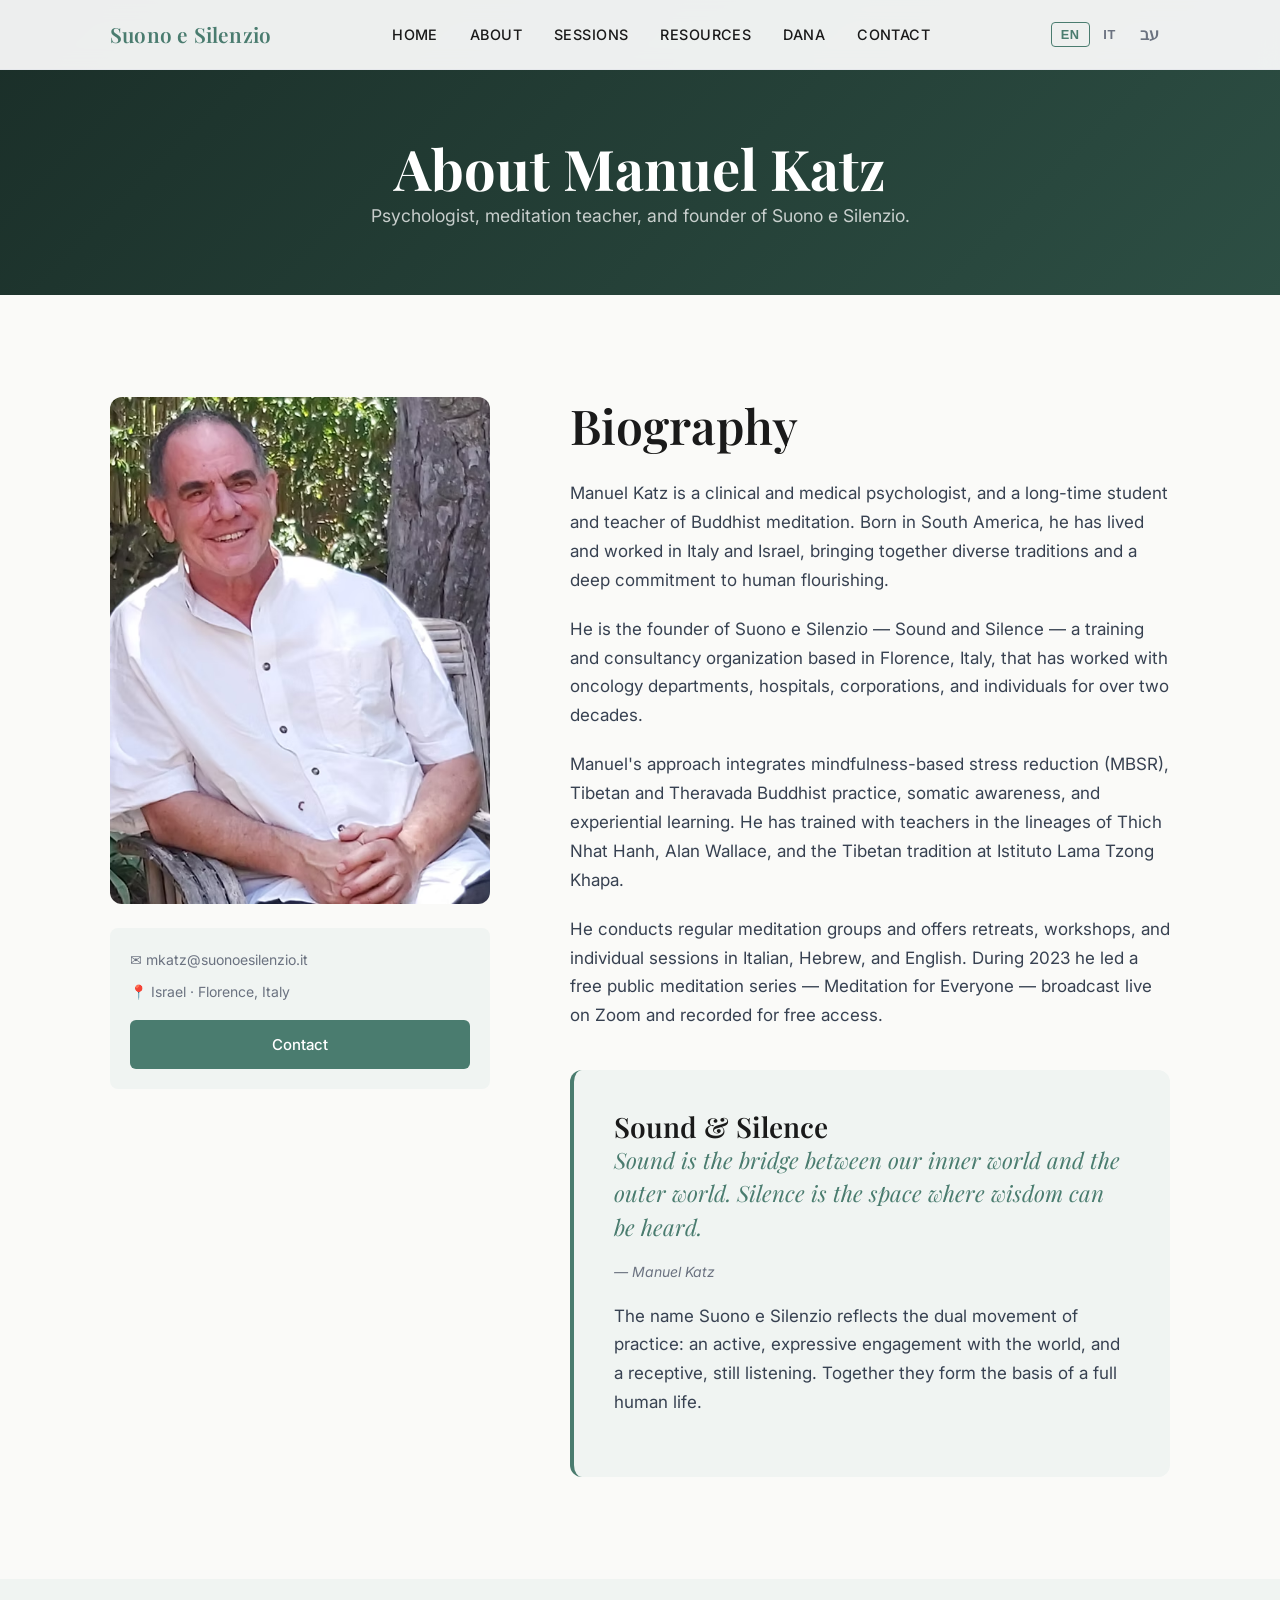
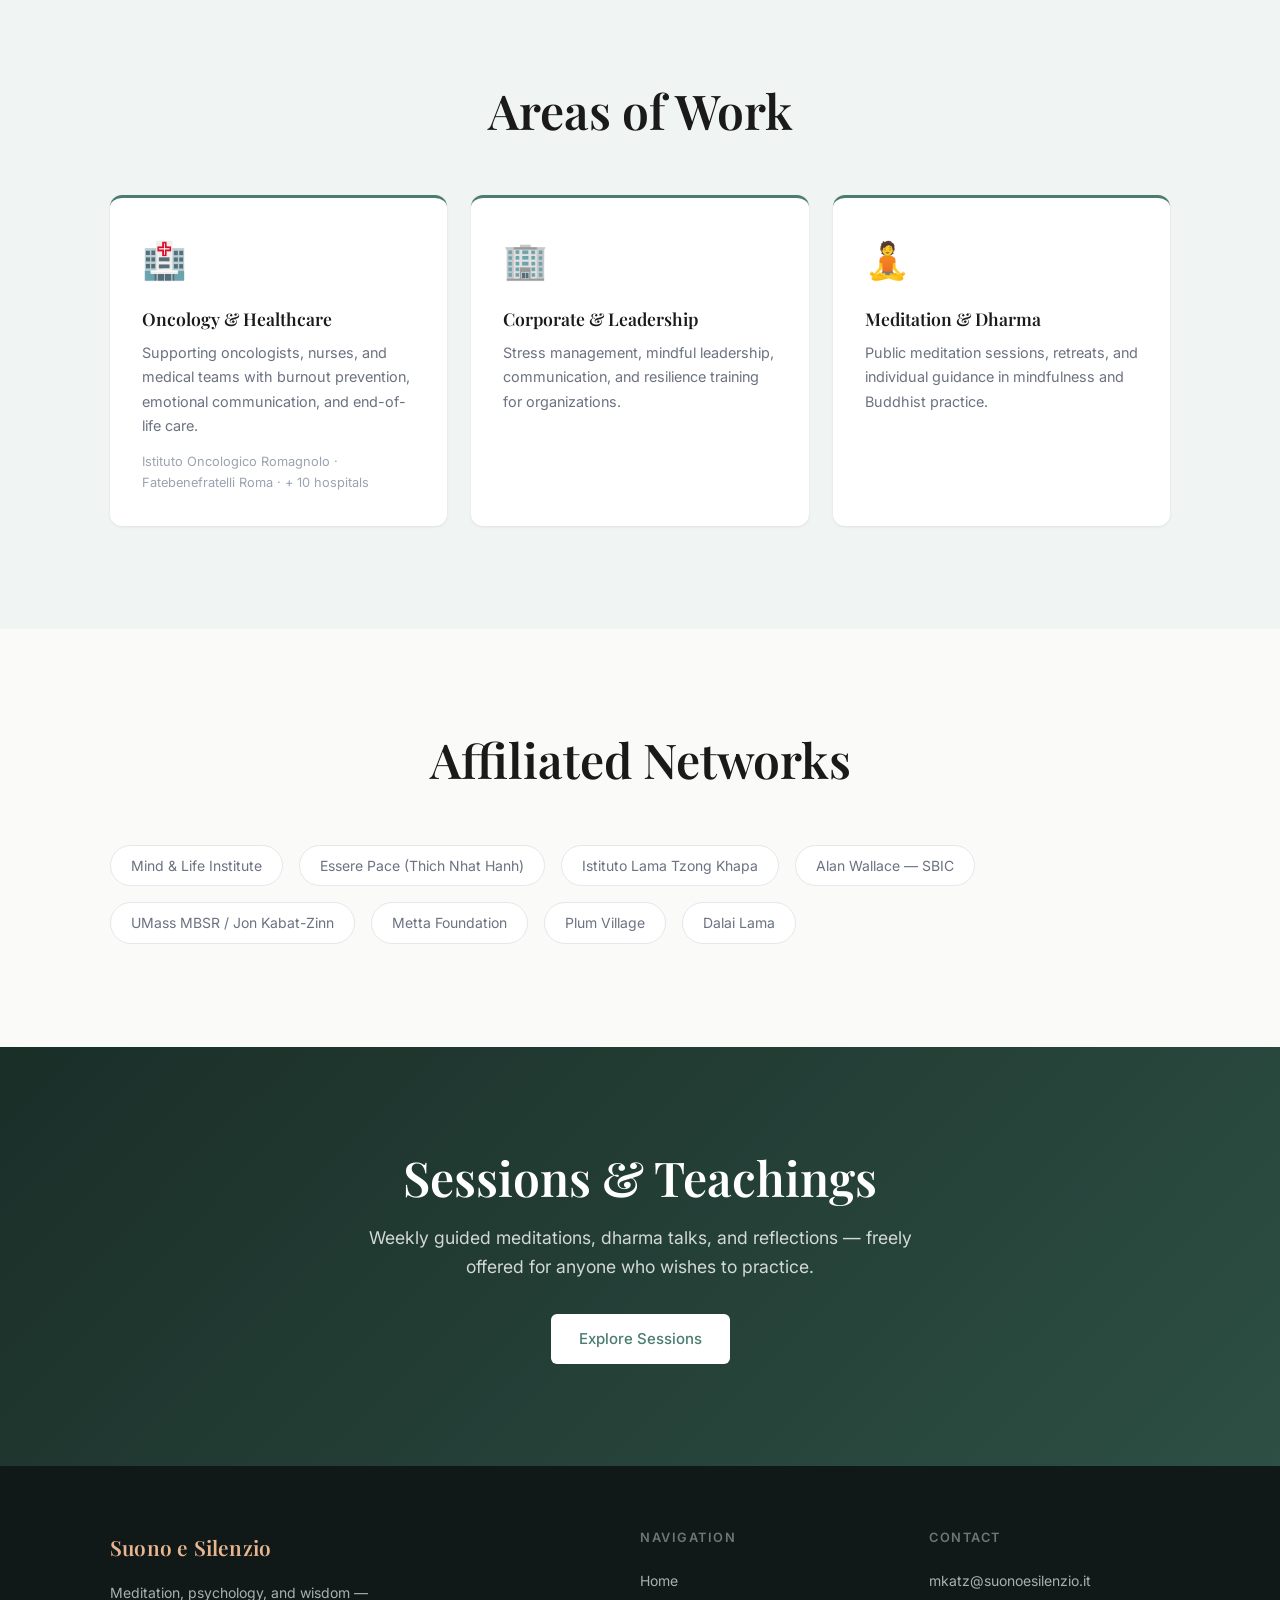
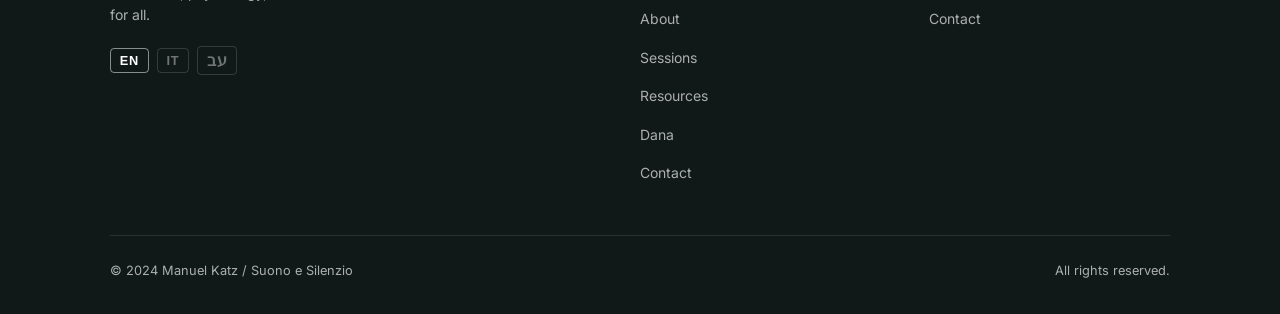
<file: about.html>
<!DOCTYPE html>
<html lang="en" dir="ltr">
<head>
  <meta charset="UTF-8" />
  <meta name="viewport" content="width=device-width, initial-scale=1.0" />
  <title>About — Manuel Katz / Suono e Silenzio</title>
  <meta name="description" content="Biography of Manuel Katz — clinical psychologist, meditation teacher, and founder of Suono e Silenzio." />

  <link rel="preconnect" href="https://fonts.googleapis.com" />
  <link rel="preconnect" href="https://fonts.gstatic.com" crossorigin />
  <link href="https://fonts.googleapis.com/css2?family=Playfair+Display:ital,wght@0,400;0,600;0,700;1,400&family=Inter:wght@300;400;500;600&display=swap" rel="stylesheet" />

  <link rel="stylesheet" href="css/main.css" />
</head>
<body data-page="about.html">

  <div id="nav-mount"></div>

  <!-- Page Hero -->
  <header class="page-hero">
    <div class="container">
      <h1 data-i18n="page_about_title">About Manuel Katz</h1>
      <p data-i18n="page_about_subtitle">Psychologist, meditation teacher, and founder of Suono e Silenzio.</p>
    </div>
  </header>

  <!-- ═══════════════════════════════════════════
       BIOGRAPHY
  ════════════════════════════════════════════ -->
  <section class="section" aria-labelledby="bio-heading">
    <div class="container">
      <div class="bio-section">

        <!-- Portrait -->
        <aside class="bio-portrait">
          <img src="images/manuel-katz.jpg" alt="Manuel Katz" />

          <!-- Contact card -->
          <div style="margin-top:1.5rem;padding:1.25rem;background:#f0f4f2;border-radius:8px;">
            <p style="font-size:.875rem;color:#6b7280;margin-bottom:.5rem;">✉️ mkatz@suonoesilenzio.it</p>
            <p style="font-size:.875rem;color:#6b7280;">📍 Israel · Florence, Italy</p>
            <a href="contact.html" class="btn btn-primary" style="margin-top:1rem;width:100%;justify-content:center;" data-i18n="nav_contact">Contact</a>
          </div>
        </aside>

        <!-- Bio text -->
        <div class="bio-content">
          <h2 id="bio-heading" data-i18n="bio_heading">Biography</h2>

          <p data-i18n="bio_p1">Manuel Katz is a clinical and medical psychologist, and a long-time student and teacher of Buddhist meditation. Born in South America, he has lived and worked in Italy and Israel, bringing together diverse traditions and a deep commitment to human flourishing.</p>

          <p data-i18n="bio_p2">He is the founder of Suono e Silenzio — Sound and Silence — a training and consultancy organization based in Florence, Italy, that has worked with oncology departments, hospitals, corporations, and individuals for over two decades.</p>

          <p data-i18n="bio_p3">Manuel's approach integrates mindfulness-based stress reduction (MBSR), Tibetan and Theravada Buddhist practice, somatic awareness, and experiential learning. He has trained with teachers in the lineages of Thich Nhat Hanh, Alan Wallace, and the Tibetan tradition at Istituto Lama Tzong Khapa.</p>

          <p data-i18n="bio_p4">He conducts regular meditation groups and offers retreats, workshops, and individual sessions in Italian, Hebrew, and English. During 2023 he led a free public meditation series — Meditation for Everyone — broadcast live on Zoom and recorded for free access.</p>

          <!-- Philosophy block -->
          <div class="philosophy-block" style="margin-top:2.5rem;">
            <h3 data-i18n="philosophy_heading">Sound &amp; Silence</h3>
            <blockquote data-i18n="philosophy_quote">
              "Sound is the bridge between our inner world and the outer world.
              Silence is the space where wisdom can be heard."
            </blockquote>
            <cite data-i18n="philosophy_attr">— Manuel Katz</cite>
            <p style="margin-top:1rem;" data-i18n="philosophy_p">
              The name Suono e Silenzio reflects the dual movement of practice: an active, expressive
              engagement with the world, and a receptive, still listening.
            </p>
          </div>
        </div>
      </div>
    </div>
  </section>

  <!-- ═══════════════════════════════════════════
       SERVICES
  ════════════════════════════════════════════ -->
  <section class="section" style="background:#f0f4f2;" aria-labelledby="services-heading">
    <div class="container">
      <div class="section-header">
        <h2 id="services-heading" data-i18n="services_heading">Areas of Work</h2>
      </div>
      <div class="services-grid">

        <div class="service-card">
          <div class="icon">🏥</div>
          <h3 data-i18n="service_oncology_title">Oncology &amp; Healthcare</h3>
          <p data-i18n="service_oncology_desc">Supporting oncologists, nurses, and medical teams with burnout prevention, emotional communication, and end-of-life care.</p>
          <p style="font-size:.8rem;color:#9ca3af;margin-top:.75rem;">Istituto Oncologico Romagnolo · Fatebenefratelli Roma · + 10 hospitals</p>
        </div>

        <div class="service-card">
          <div class="icon">🏢</div>
          <h3 data-i18n="service_corporate_title">Corporate &amp; Leadership</h3>
          <p data-i18n="service_corporate_desc">Stress management, mindful leadership, communication, and resilience training for organizations. Over 20 years of experience.</p>
        </div>

        <div class="service-card">
          <div class="icon">🧘</div>
          <h3 data-i18n="service_meditation_title">Meditation &amp; Dharma</h3>
          <p data-i18n="service_meditation_desc">Public meditation sessions, retreats, and individual guidance in mindfulness and Buddhist practice. In Hebrew, Italian, and English.</p>
        </div>

      </div>
    </div>
  </section>

  <!-- ═══════════════════════════════════════════
       AFFILIATED NETWORKS
  ════════════════════════════════════════════ -->
  <section class="section" aria-labelledby="partners-heading">
    <div class="container">
      <div class="section-header">
        <h2 id="partners-heading" data-i18n="partners_heading">Affiliated Networks</h2>
      </div>

      <div class="partners-logos">
        <a href="https://www.mindandlife.org" target="_blank" rel="noopener" class="partner-chip">Mind &amp; Life Institute</a>
        <a href="https://www.esserepace.org"   target="_blank" rel="noopener" class="partner-chip">Essere Pace (Thich Nhat Hanh)</a>
        <a href="https://www.iltk.org"          target="_blank" rel="noopener" class="partner-chip">Istituto Lama Tzong Khapa</a>
        <a href="https://www.alanwallace.org"  target="_blank" rel="noopener" class="partner-chip">Alan Wallace — SBIC</a>
        <a href="https://www.umassmed.edu/cfm" target="_blank" rel="noopener" class="partner-chip">UMass MBSR / Jon Kabat-Zinn</a>
        <a href="https://www.metta.org"        target="_blank" rel="noopener" class="partner-chip">Metta Foundation</a>
        <a href="https://www.plumvillage.org"  target="_blank" rel="noopener" class="partner-chip">Plum Village</a>
        <a href="https://www.dalailama.com"    target="_blank" rel="noopener" class="partner-chip">Dalai Lama</a>
      </div>
    </div>
  </section>

  <!-- CTA to Sessions -->
  <section class="section dana-preview" aria-label="Sessions call to action">
    <div class="container text-center">
      <h2 data-i18n="sessions_heading" style="color:#fff;margin-bottom:1rem;">Sessions &amp; Teachings</h2>
      <p data-i18n="sessions_desc" style="color:rgba(255,255,255,.8);margin-inline:auto;margin-bottom:2rem;max-width:50ch;"></p>
      <a href="sessions.html" class="btn btn-light" data-i18n="hero_cta_sessions">Explore Sessions</a>
    </div>
  </section>

  <div id="footer-mount"></div>
  <script src="js/i18n.js"></script>
</body>
</html>
</file>
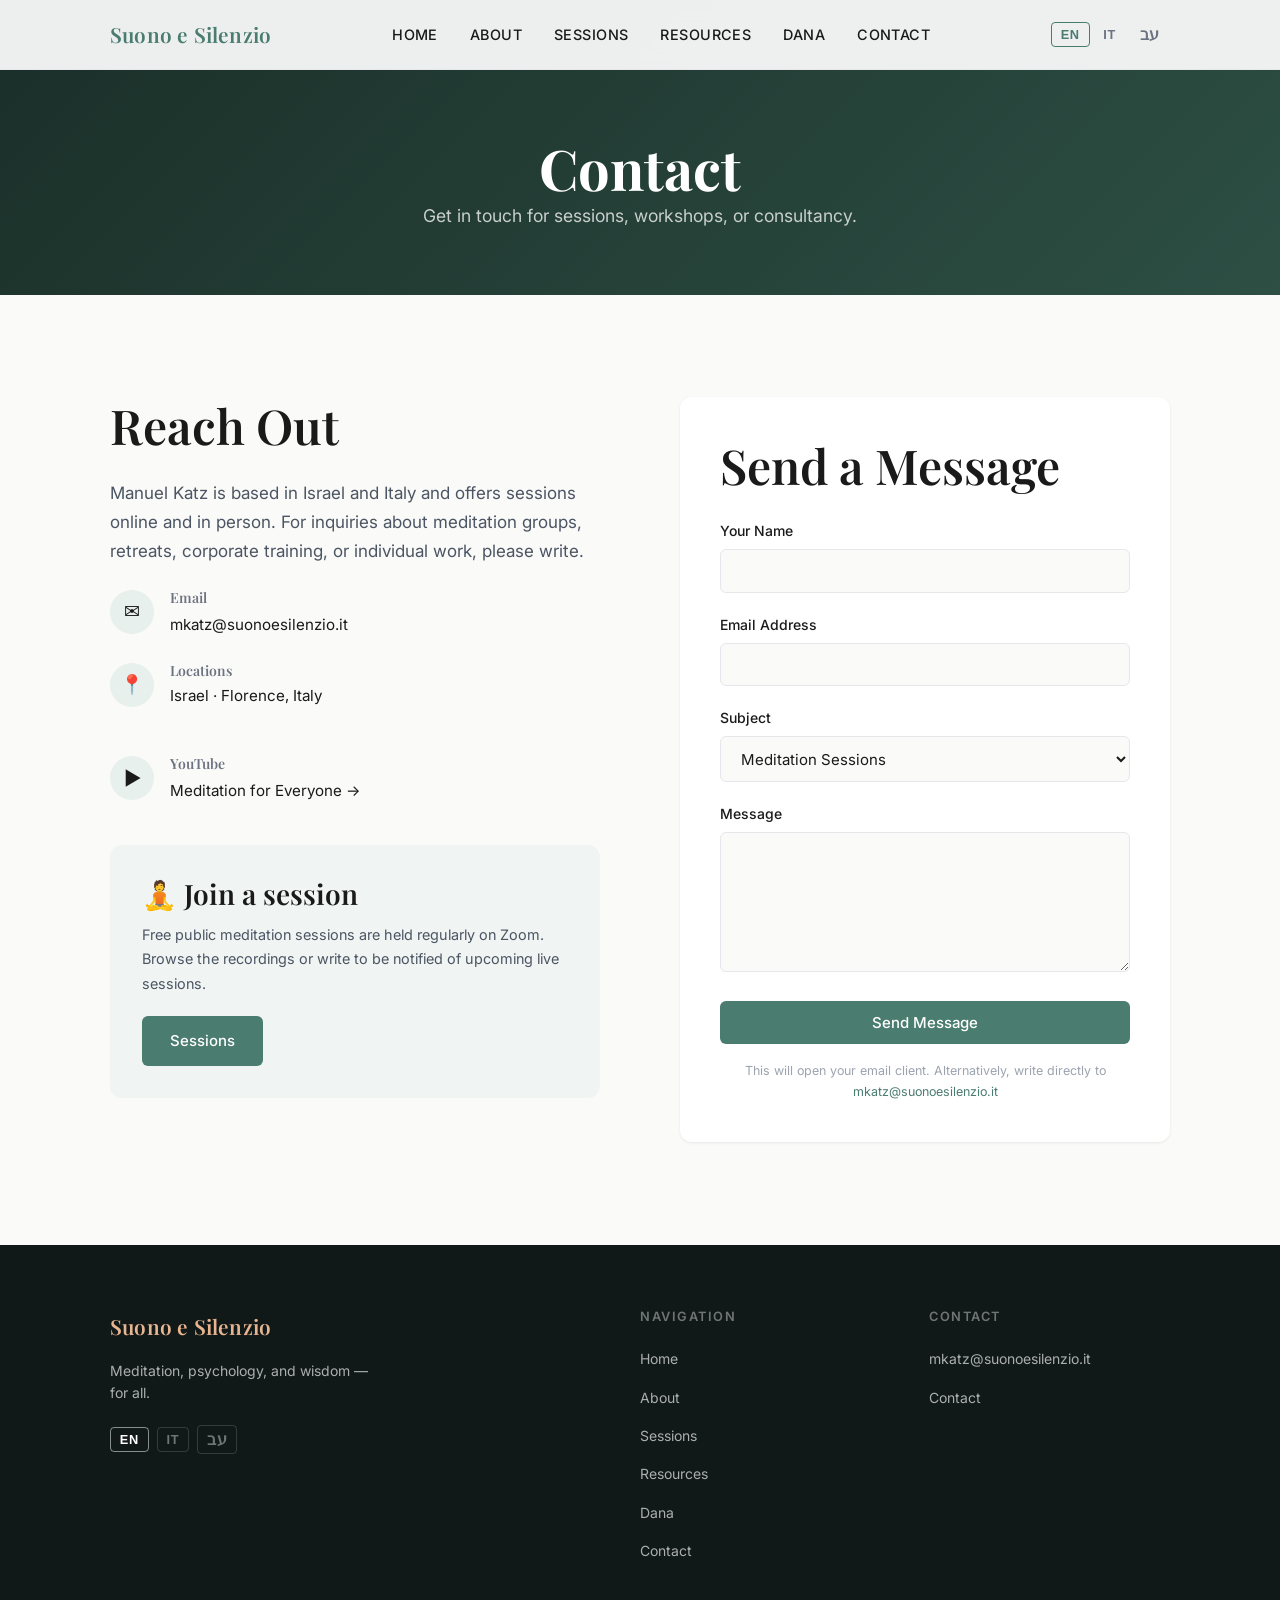
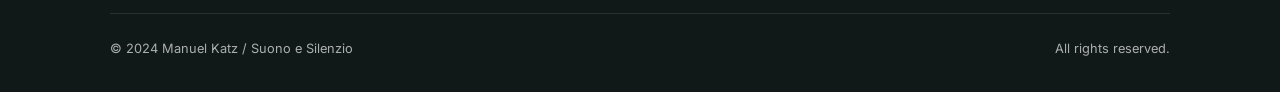
<file: contact.html>
<!DOCTYPE html>
<html lang="en" dir="ltr">
<head>
  <meta charset="UTF-8" />
  <meta name="viewport" content="width=device-width, initial-scale=1.0" />
  <title>Contact — Manuel Katz / Suono e Silenzio</title>
  <meta name="description" content="Contact Manuel Katz for meditation sessions, workshops, retreats, or corporate and healthcare training." />

  <link rel="preconnect" href="https://fonts.googleapis.com" />
  <link rel="preconnect" href="https://fonts.gstatic.com" crossorigin />
  <link href="https://fonts.googleapis.com/css2?family=Playfair+Display:ital,wght@0,400;0,600;0,700;1,400&family=Inter:wght@300;400;500;600&display=swap" rel="stylesheet" />

  <link rel="stylesheet" href="css/main.css" />
</head>
<body data-page="contact.html">

  <div id="nav-mount"></div>

  <header class="page-hero">
    <div class="container">
      <h1 data-i18n="page_contact_title">Contact</h1>
      <p data-i18n="page_contact_subtitle">Get in touch for sessions, workshops, or consultancy.</p>
    </div>
  </header>

  <main>
    <section class="section" aria-labelledby="contact-heading">
      <div class="container">
        <div class="contact-layout">

          <!-- ── Info column ── -->
          <div class="contact-info">
            <h2 id="contact-heading" data-i18n="contact_info_heading">Reach Out</h2>
            <p data-i18n="contact_info_p">
              Manuel Katz is based in Israel and Italy and offers sessions online and in person.
              For inquiries about meditation groups, retreats, corporate training, or individual work,
              please write.
            </p>

            <div class="contact-detail">
              <div class="detail-icon">✉️</div>
              <div>
                <h4 data-i18n="contact_email_label">Email</h4>
                <a href="mailto:mkatz@suonoesilenzio.it">mkatz@suonoesilenzio.it</a>
              </div>
            </div>

            <div class="contact-detail">
              <div class="detail-icon">📍</div>
              <div>
                <h4 data-i18n="contact_location_label">Locations</h4>
                <p data-i18n="contact_location_value">Israel · Florence, Italy</p>
              </div>
            </div>

            <div class="contact-detail">
              <div class="detail-icon">▶️</div>
              <div>
                <h4>YouTube</h4>
                <a href="https://www.youtube.com/playlist?list=PLBnExi1jlBdj2QnlLQ144sdKYSi3bfFYK"
                   target="_blank" rel="noopener">Meditation for Everyone →</a>
              </div>
            </div>

            <!-- Sessions CTA -->
            <div style="margin-top:2.5rem;padding:2rem;background:#f0f4f2;border-radius:12px;">
              <h3 style="margin-bottom:.75rem;">🧘 Join a session</h3>
              <p style="font-size:.9rem;color:#4b5563;margin-bottom:1.25rem;">
                Free public meditation sessions are held regularly on Zoom. Browse the recordings or write to be notified of upcoming live sessions.
              </p>
              <a href="sessions.html" class="btn btn-primary" data-i18n="nav_sessions">Sessions</a>
            </div>
          </div>

          <!-- ── Form column ── -->
          <div class="contact-form" role="form" aria-labelledby="form-heading">
            <h2 id="form-heading" data-i18n="contact_form_heading">Send a Message</h2>
            <form id="contact-form" action="mailto:mkatz@suonoesilenzio.it" method="POST" enctype="text/plain" style="margin-top:1.5rem;">

              <div class="form-group">
                <label for="name" data-i18n="contact_name_label">Your Name</label>
                <input type="text" id="name" name="name" required autocomplete="name" />
              </div>

              <div class="form-group">
                <label for="email" data-i18n="contact_email_input_label">Email Address</label>
                <input type="email" id="email" name="email" required autocomplete="email" />
              </div>

              <div class="form-group">
                <label for="subject" data-i18n="contact_subject_label">Subject</label>
                <select id="subject" name="subject">
                  <option value="meditation"  data-i18n="contact_subject_meditation">Meditation Sessions</option>
                  <option value="retreat"     data-i18n="contact_subject_retreat">Retreats &amp; Workshops</option>
                  <option value="corporate"   data-i18n="contact_subject_corporate">Corporate / Healthcare Training</option>
                  <option value="individual"  data-i18n="contact_subject_individual">Individual Sessions</option>
                  <option value="other"       data-i18n="contact_subject_other">Other</option>
                </select>
              </div>

              <div class="form-group">
                <label for="message" data-i18n="contact_message_label">Message</label>
                <textarea id="message" name="message" required></textarea>
              </div>

              <button type="submit" class="btn btn-primary" style="width:100%;justify-content:center;">
                <span data-i18n="contact_submit">Send Message</span>
              </button>

              <p style="font-size:.78rem;color:#9ca3af;margin-top:1rem;text-align:center;">
                This will open your email client. Alternatively, write directly to<br>
                <a href="mailto:mkatz@suonoesilenzio.it" style="color:var(--color-primary);">mkatz@suonoesilenzio.it</a>
              </p>
            </form>
          </div>

        </div>
      </div>
    </section>
  </main>

  <div id="footer-mount"></div>
  <script src="js/i18n.js"></script>
  <script>
    /* Translate select options on language change */
    document.addEventListener('langchange', () => {
      document.querySelectorAll('[data-i18n]').forEach(el => {
        if (el.tagName === 'OPTION') {
          /* i18n.js handles textContent, including options */
        }
      });
    });
  </script>
</body>
</html>
</file>
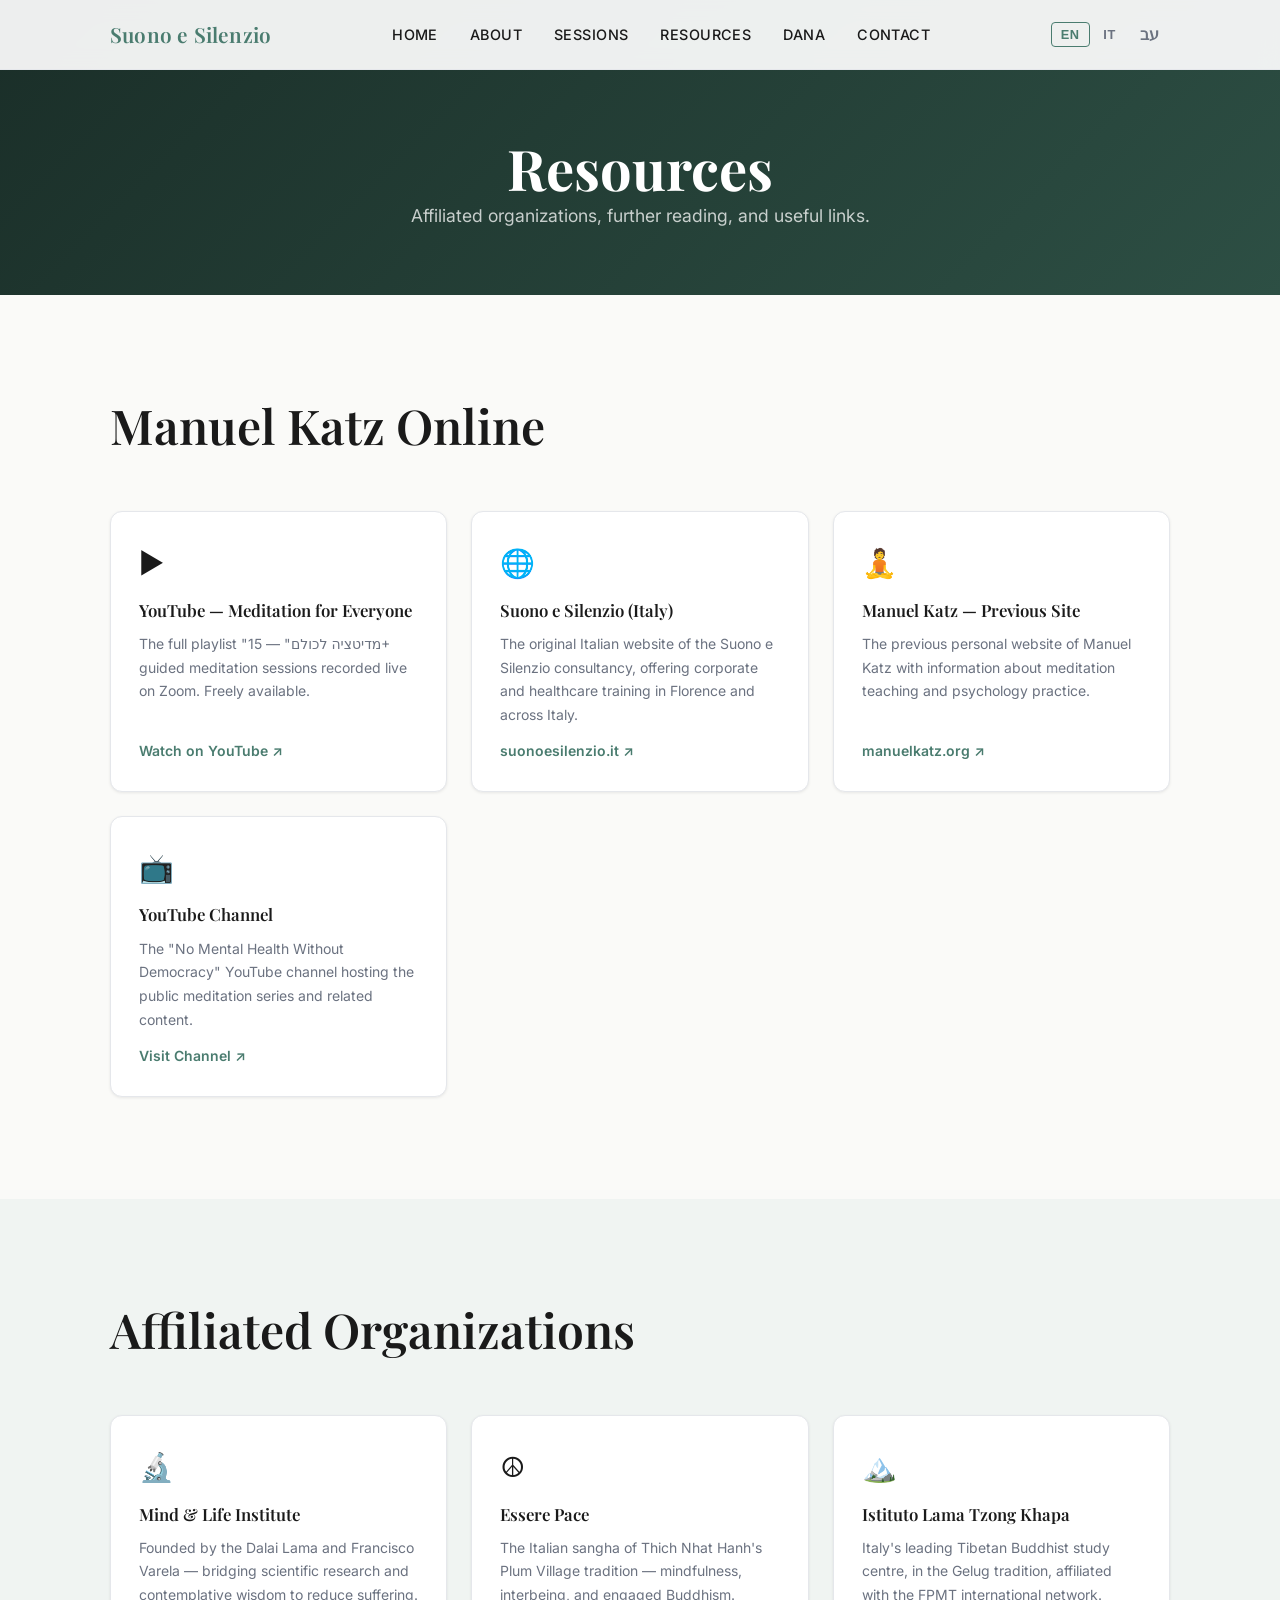
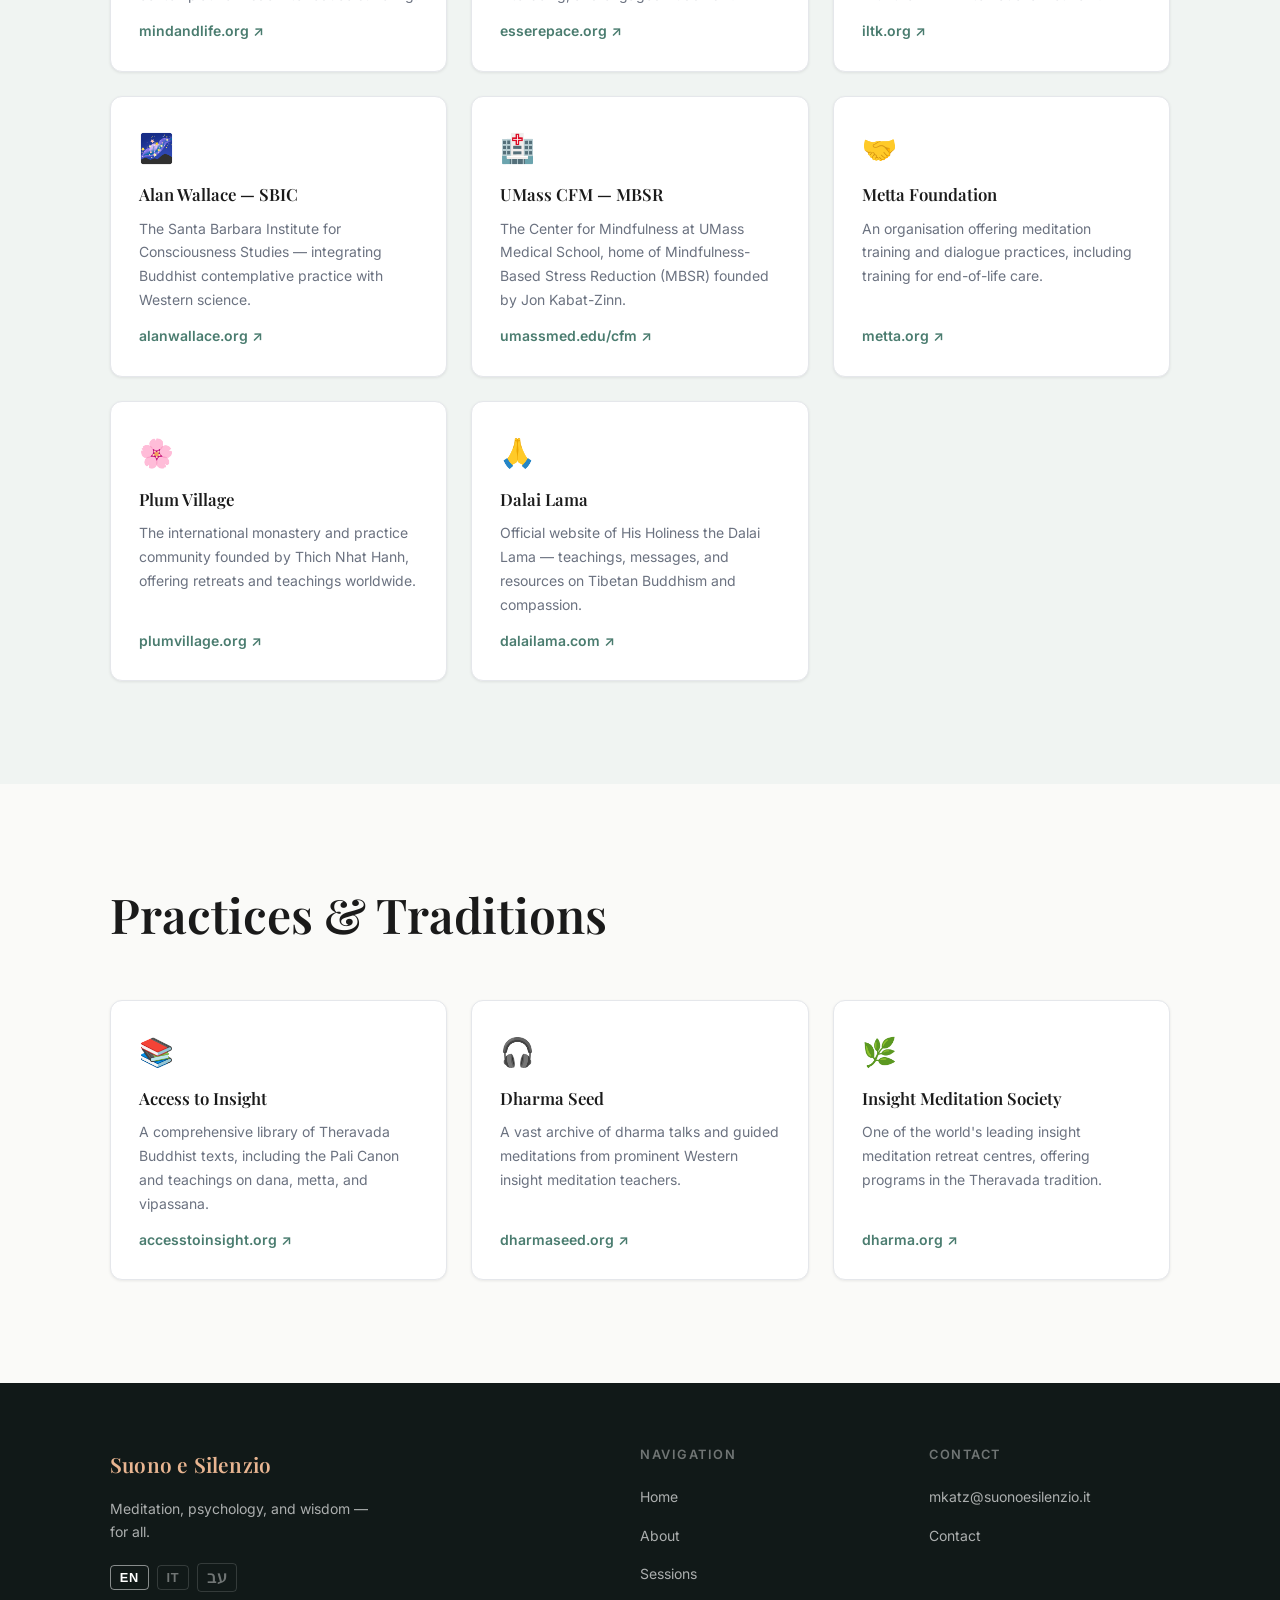
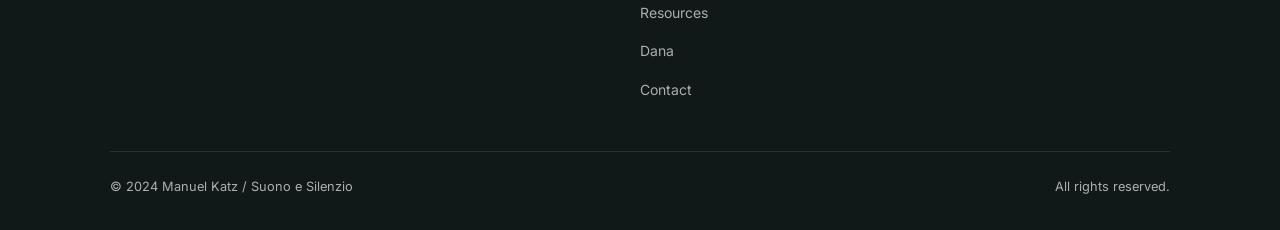
<file: resources.html>
<!DOCTYPE html>
<html lang="en" dir="ltr">
<head>
  <meta charset="UTF-8" />
  <meta name="viewport" content="width=device-width, initial-scale=1.0" />
  <title>Resources — Manuel Katz / Suono e Silenzio</title>
  <meta name="description" content="Affiliated organizations, useful links, and further resources related to Manuel Katz and Suono e Silenzio." />

  <link rel="preconnect" href="https://fonts.googleapis.com" />
  <link rel="preconnect" href="https://fonts.gstatic.com" crossorigin />
  <link href="https://fonts.googleapis.com/css2?family=Playfair+Display:ital,wght@0,400;0,600;0,700;1,400&family=Inter:wght@300;400;500;600&display=swap" rel="stylesheet" />

  <link rel="stylesheet" href="css/main.css" />
</head>
<body data-page="resources.html">

  <div id="nav-mount"></div>

  <header class="page-hero">
    <div class="container">
      <h1 data-i18n="page_resources_title">Resources</h1>
      <p data-i18n="page_resources_subtitle">Affiliated organizations, further reading, and useful links.</p>
    </div>
  </header>

  <main>

    <!-- ═══════════════════════════════════════════
         MANUEL KATZ ONLINE
    ════════════════════════════════════════════ -->
    <section class="section" aria-labelledby="online-heading">
      <div class="container">
        <div class="section-header" style="text-align:left;">
          <h2 id="online-heading" data-i18n="resources_heading_online">Manuel Katz Online</h2>
        </div>
        <div class="resources-grid">

          <div class="resource-card">
            <div class="icon">▶️</div>
            <h3>YouTube — Meditation for Everyone</h3>
            <p>The full playlist "מדיטציה לכולם" — 15+ guided meditation sessions recorded live on Zoom. Freely available.</p>
            <a href="https://www.youtube.com/playlist?list=PLBnExi1jlBdj2QnlLQ144sdKYSi3bfFYK"
               target="_blank" rel="noopener">Watch on YouTube ↗</a>
          </div>

          <div class="resource-card">
            <div class="icon">🌐</div>
            <h3>Suono e Silenzio (Italy)</h3>
            <p>The original Italian website of the Suono e Silenzio consultancy, offering corporate and healthcare training in Florence and across Italy.</p>
            <a href="https://www.suonoesilenzio.it" target="_blank" rel="noopener">suonoesilenzio.it ↗</a>
          </div>

          <div class="resource-card">
            <div class="icon">🧘</div>
            <h3>Manuel Katz — Previous Site</h3>
            <p>The previous personal website of Manuel Katz with information about meditation teaching and psychology practice.</p>
            <a href="https://www.manuelkatz.org" target="_blank" rel="noopener">manuelkatz.org ↗</a>
          </div>

          <div class="resource-card">
            <div class="icon">📺</div>
            <h3>YouTube Channel</h3>
            <p>The "No Mental Health Without Democracy" YouTube channel hosting the public meditation series and related content.</p>
            <a href="https://www.youtube.com/channel/UC8LWK0b6luUjFRd8aJV3Viw"
               target="_blank" rel="noopener">Visit Channel ↗</a>
          </div>

        </div>
      </div>
    </section>

    <!-- ═══════════════════════════════════════════
         AFFILIATED ORGANIZATIONS
    ════════════════════════════════════════════ -->
    <section class="section" style="background:#f0f4f2;" aria-labelledby="networks-heading">
      <div class="container">
        <div class="section-header" style="text-align:left;">
          <h2 id="networks-heading" data-i18n="resources_heading_networks">Affiliated Organizations</h2>
        </div>
        <div class="resources-grid">

          <div class="resource-card">
            <div class="icon">🔬</div>
            <h3>Mind &amp; Life Institute</h3>
            <p>Founded by the Dalai Lama and Francisco Varela — bridging scientific research and contemplative wisdom to reduce suffering.</p>
            <a href="https://www.mindandlife.org" target="_blank" rel="noopener">mindandlife.org ↗</a>
          </div>

          <div class="resource-card">
            <div class="icon">☮️</div>
            <h3>Essere Pace</h3>
            <p>The Italian sangha of Thich Nhat Hanh's Plum Village tradition — mindfulness, interbeing, and engaged Buddhism.</p>
            <a href="https://www.esserepace.org" target="_blank" rel="noopener">esserepace.org ↗</a>
          </div>

          <div class="resource-card">
            <div class="icon">🏔️</div>
            <h3>Istituto Lama Tzong Khapa</h3>
            <p>Italy's leading Tibetan Buddhist study centre, in the Gelug tradition, affiliated with the FPMT international network.</p>
            <a href="https://www.iltk.org" target="_blank" rel="noopener">iltk.org ↗</a>
          </div>

          <div class="resource-card">
            <div class="icon">🌌</div>
            <h3>Alan Wallace — SBIC</h3>
            <p>The Santa Barbara Institute for Consciousness Studies — integrating Buddhist contemplative practice with Western science.</p>
            <a href="https://www.alanwallace.org" target="_blank" rel="noopener">alanwallace.org ↗</a>
          </div>

          <div class="resource-card">
            <div class="icon">🏥</div>
            <h3>UMass CFM — MBSR</h3>
            <p>The Center for Mindfulness at UMass Medical School, home of Mindfulness-Based Stress Reduction (MBSR) founded by Jon Kabat-Zinn.</p>
            <a href="https://www.umassmed.edu/cfm" target="_blank" rel="noopener">umassmed.edu/cfm ↗</a>
          </div>

          <div class="resource-card">
            <div class="icon">🤝</div>
            <h3>Metta Foundation</h3>
            <p>An organisation offering meditation training and dialogue practices, including training for end-of-life care.</p>
            <a href="https://www.metta.org" target="_blank" rel="noopener">metta.org ↗</a>
          </div>

          <div class="resource-card">
            <div class="icon">🌸</div>
            <h3>Plum Village</h3>
            <p>The international monastery and practice community founded by Thich Nhat Hanh, offering retreats and teachings worldwide.</p>
            <a href="https://www.plumvillage.org" target="_blank" rel="noopener">plumvillage.org ↗</a>
          </div>

          <div class="resource-card">
            <div class="icon">🙏</div>
            <h3>Dalai Lama</h3>
            <p>Official website of His Holiness the Dalai Lama — teachings, messages, and resources on Tibetan Buddhism and compassion.</p>
            <a href="https://www.dalailama.com" target="_blank" rel="noopener">dalailama.com ↗</a>
          </div>

        </div>
      </div>
    </section>

    <!-- ═══════════════════════════════════════════
         PRACTICES & TRADITIONS
    ════════════════════════════════════════════ -->
    <section class="section" aria-labelledby="practices-heading">
      <div class="container">
        <div class="section-header" style="text-align:left;">
          <h2 id="practices-heading" data-i18n="resources_heading_practices">Practices &amp; Traditions</h2>
        </div>
        <div class="resources-grid">

          <div class="resource-card">
            <div class="icon">📚</div>
            <h3>Access to Insight</h3>
            <p>A comprehensive library of Theravada Buddhist texts, including the Pali Canon and teachings on dana, metta, and vipassana.</p>
            <a href="https://www.accesstoinsight.org" target="_blank" rel="noopener">accesstoinsight.org ↗</a>
          </div>

          <div class="resource-card">
            <div class="icon">🎧</div>
            <h3>Dharma Seed</h3>
            <p>A vast archive of dharma talks and guided meditations from prominent Western insight meditation teachers.</p>
            <a href="https://www.dharmaseed.org" target="_blank" rel="noopener">dharmaseed.org ↗</a>
          </div>

          <div class="resource-card">
            <div class="icon">🌿</div>
            <h3>Insight Meditation Society</h3>
            <p>One of the world's leading insight meditation retreat centres, offering programs in the Theravada tradition.</p>
            <a href="https://www.dharma.org" target="_blank" rel="noopener">dharma.org ↗</a>
          </div>

        </div>
      </div>
    </section>

  </main>

  <div id="footer-mount"></div>
  <script src="js/i18n.js"></script>
</body>
</html>
</file>
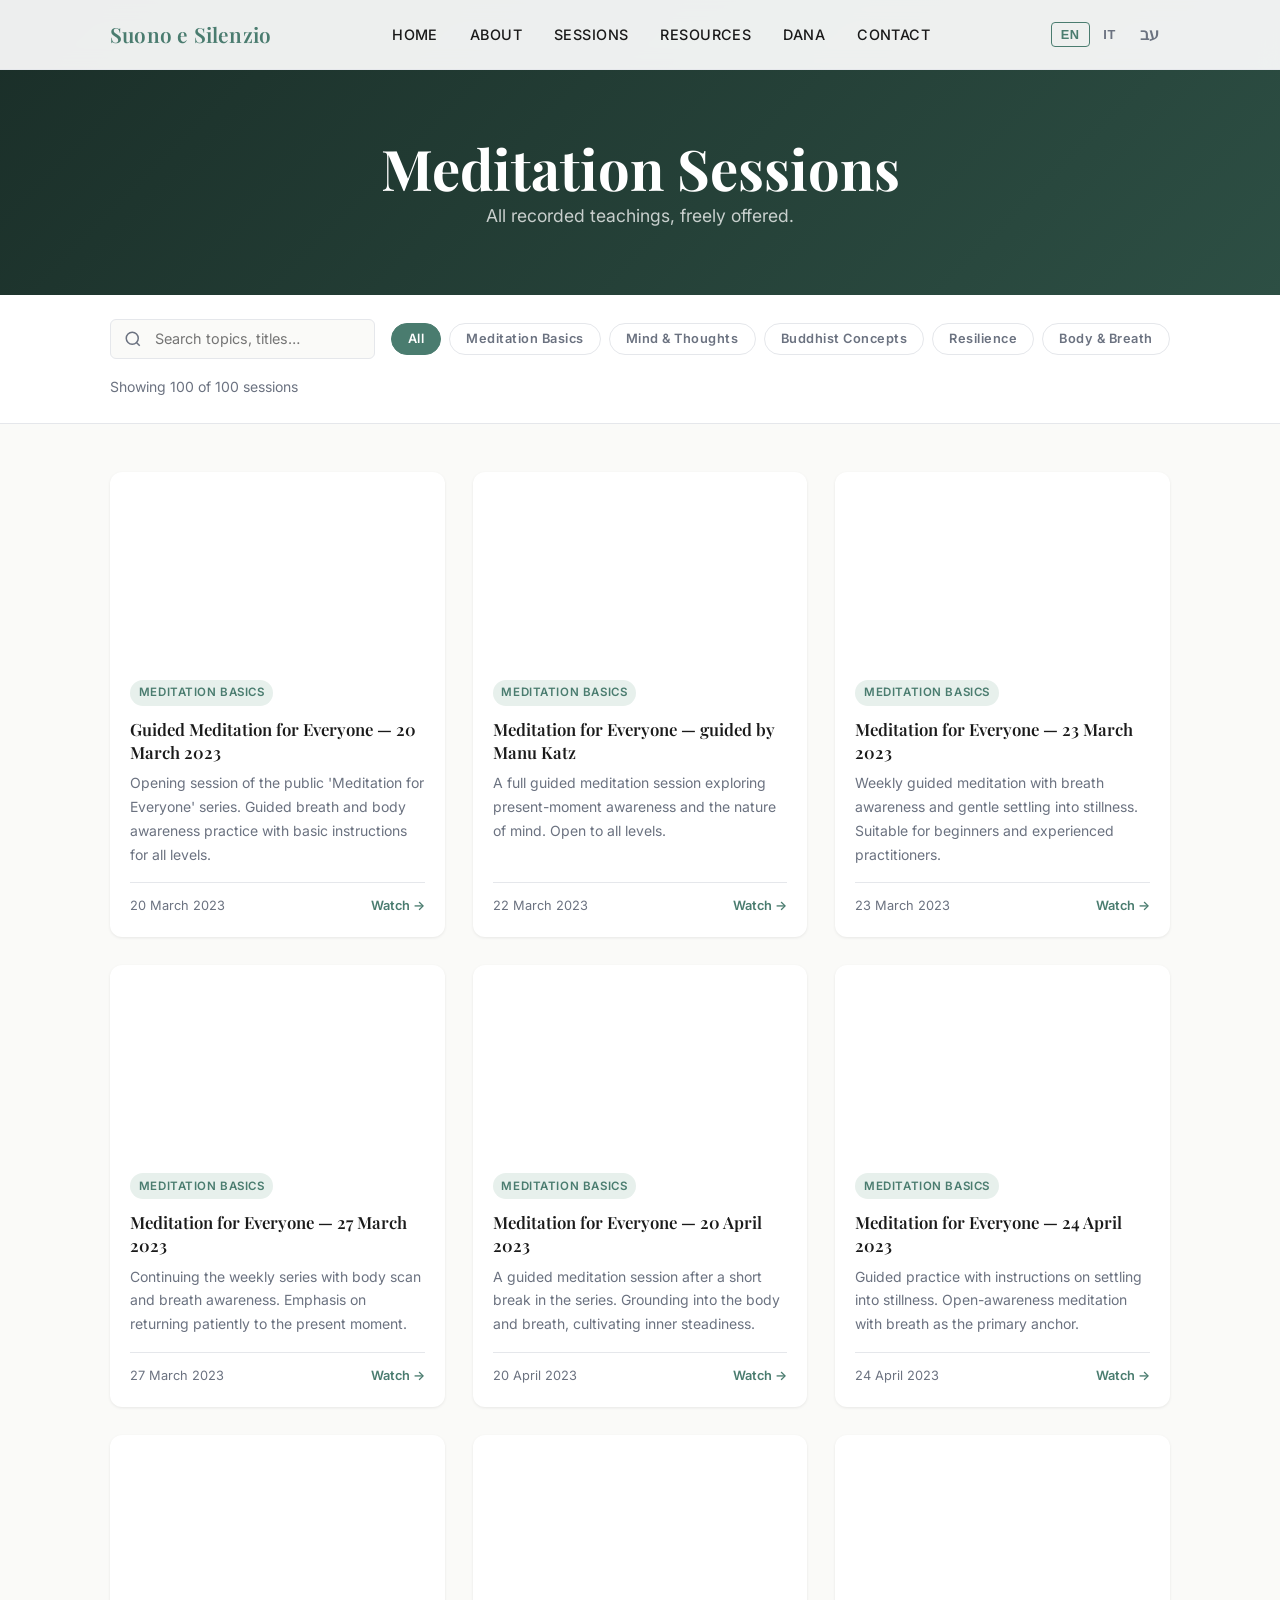
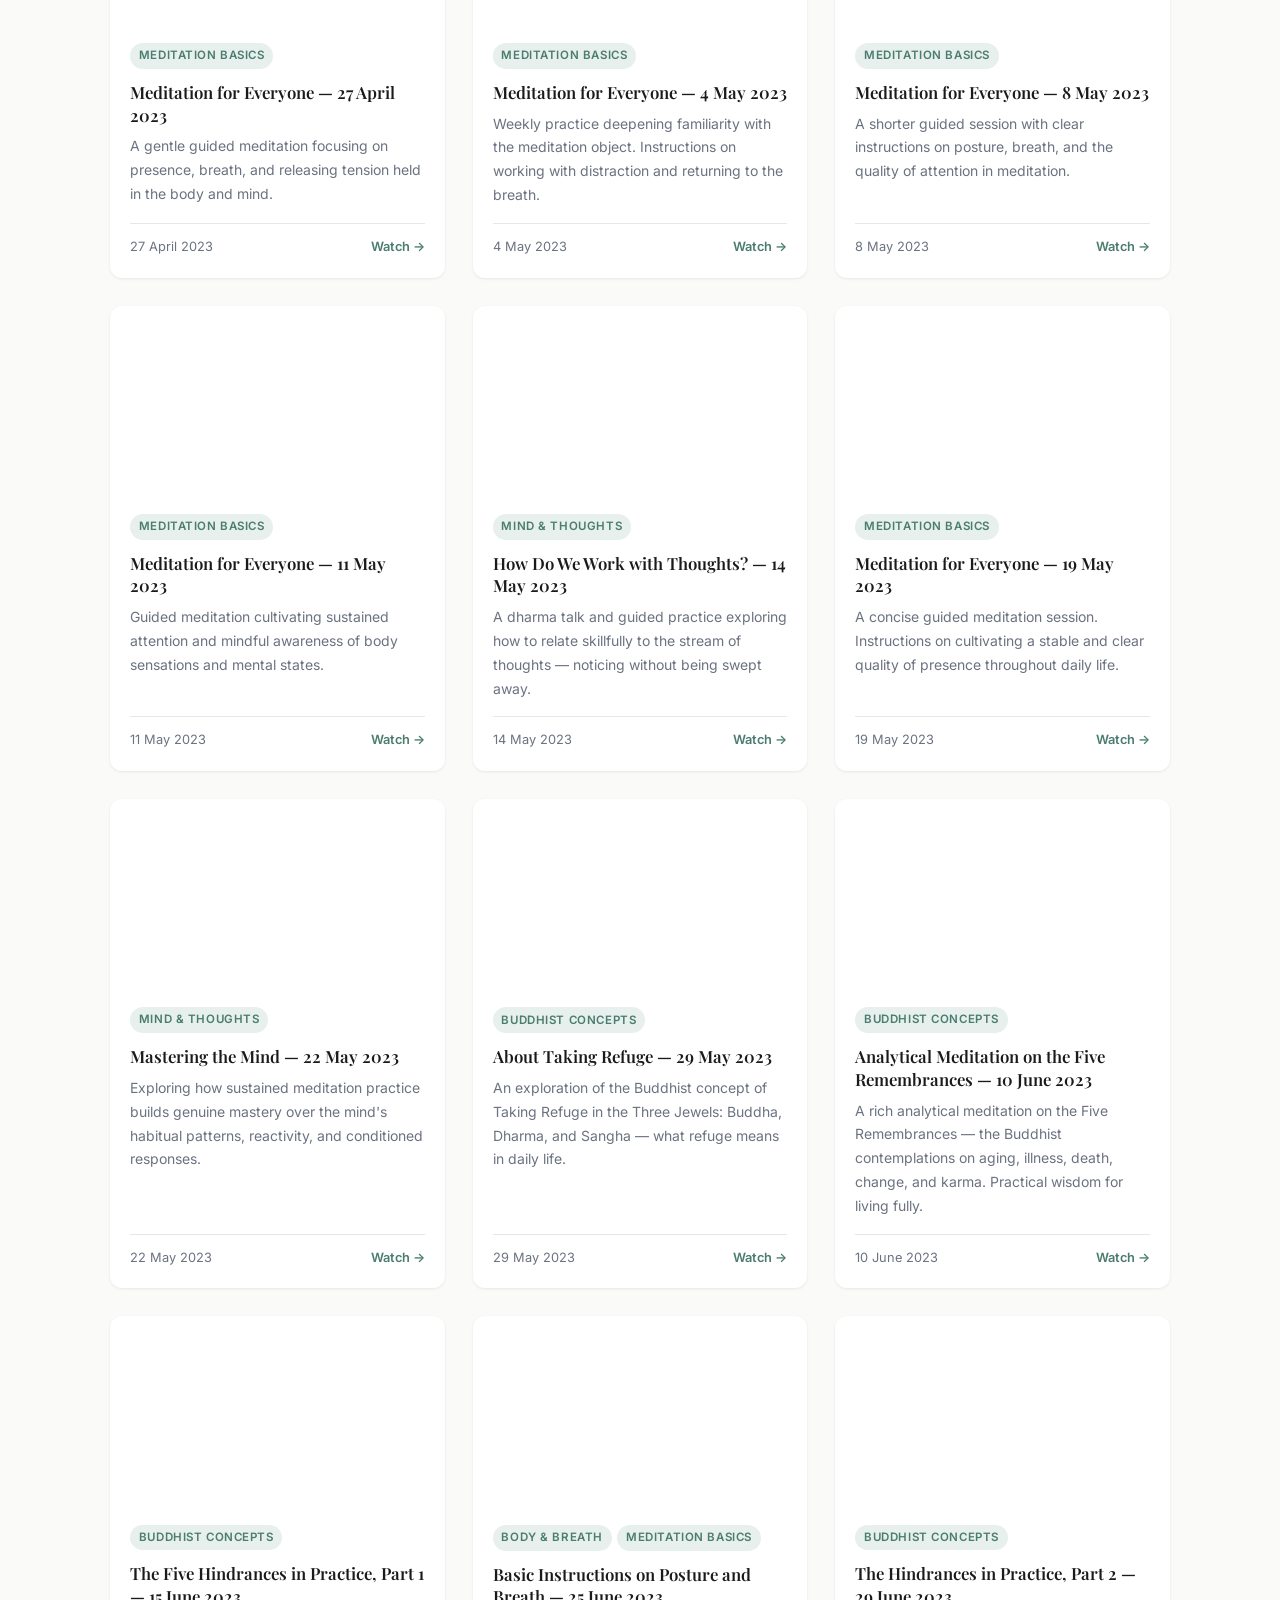
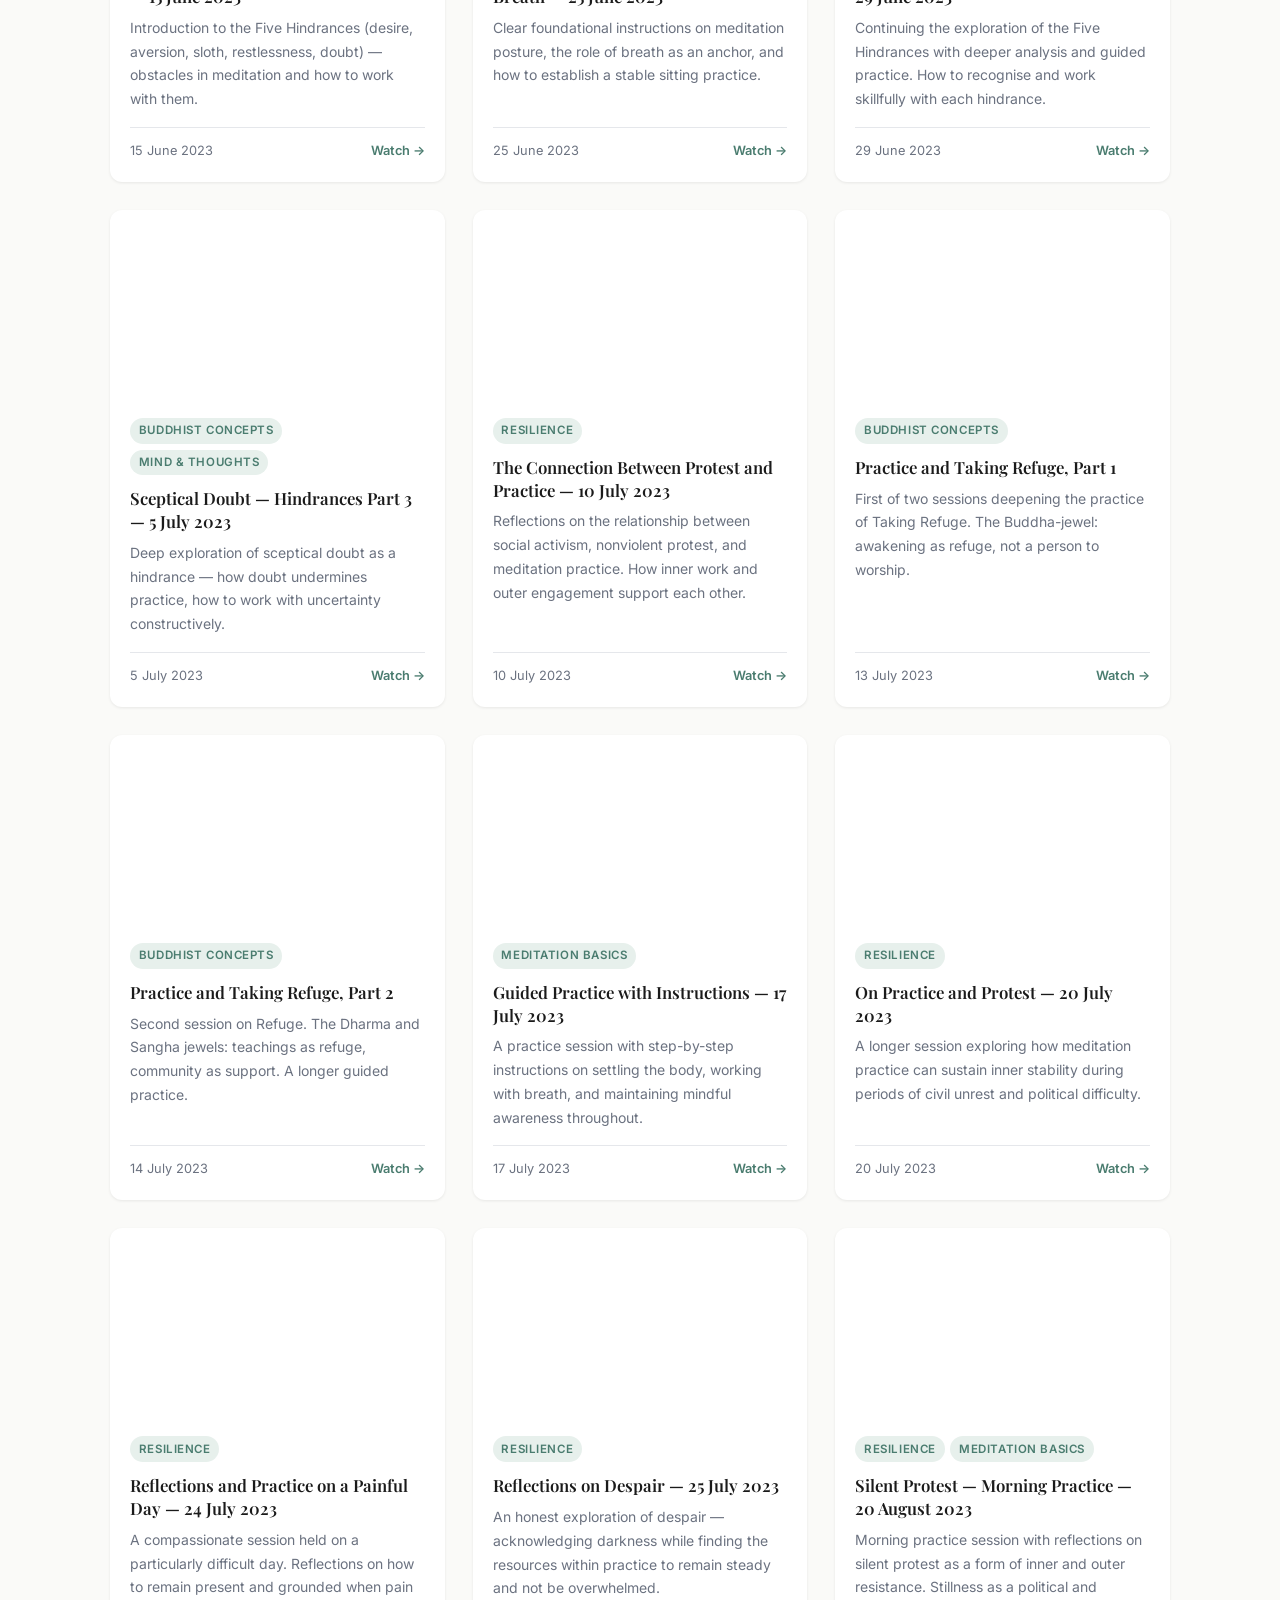
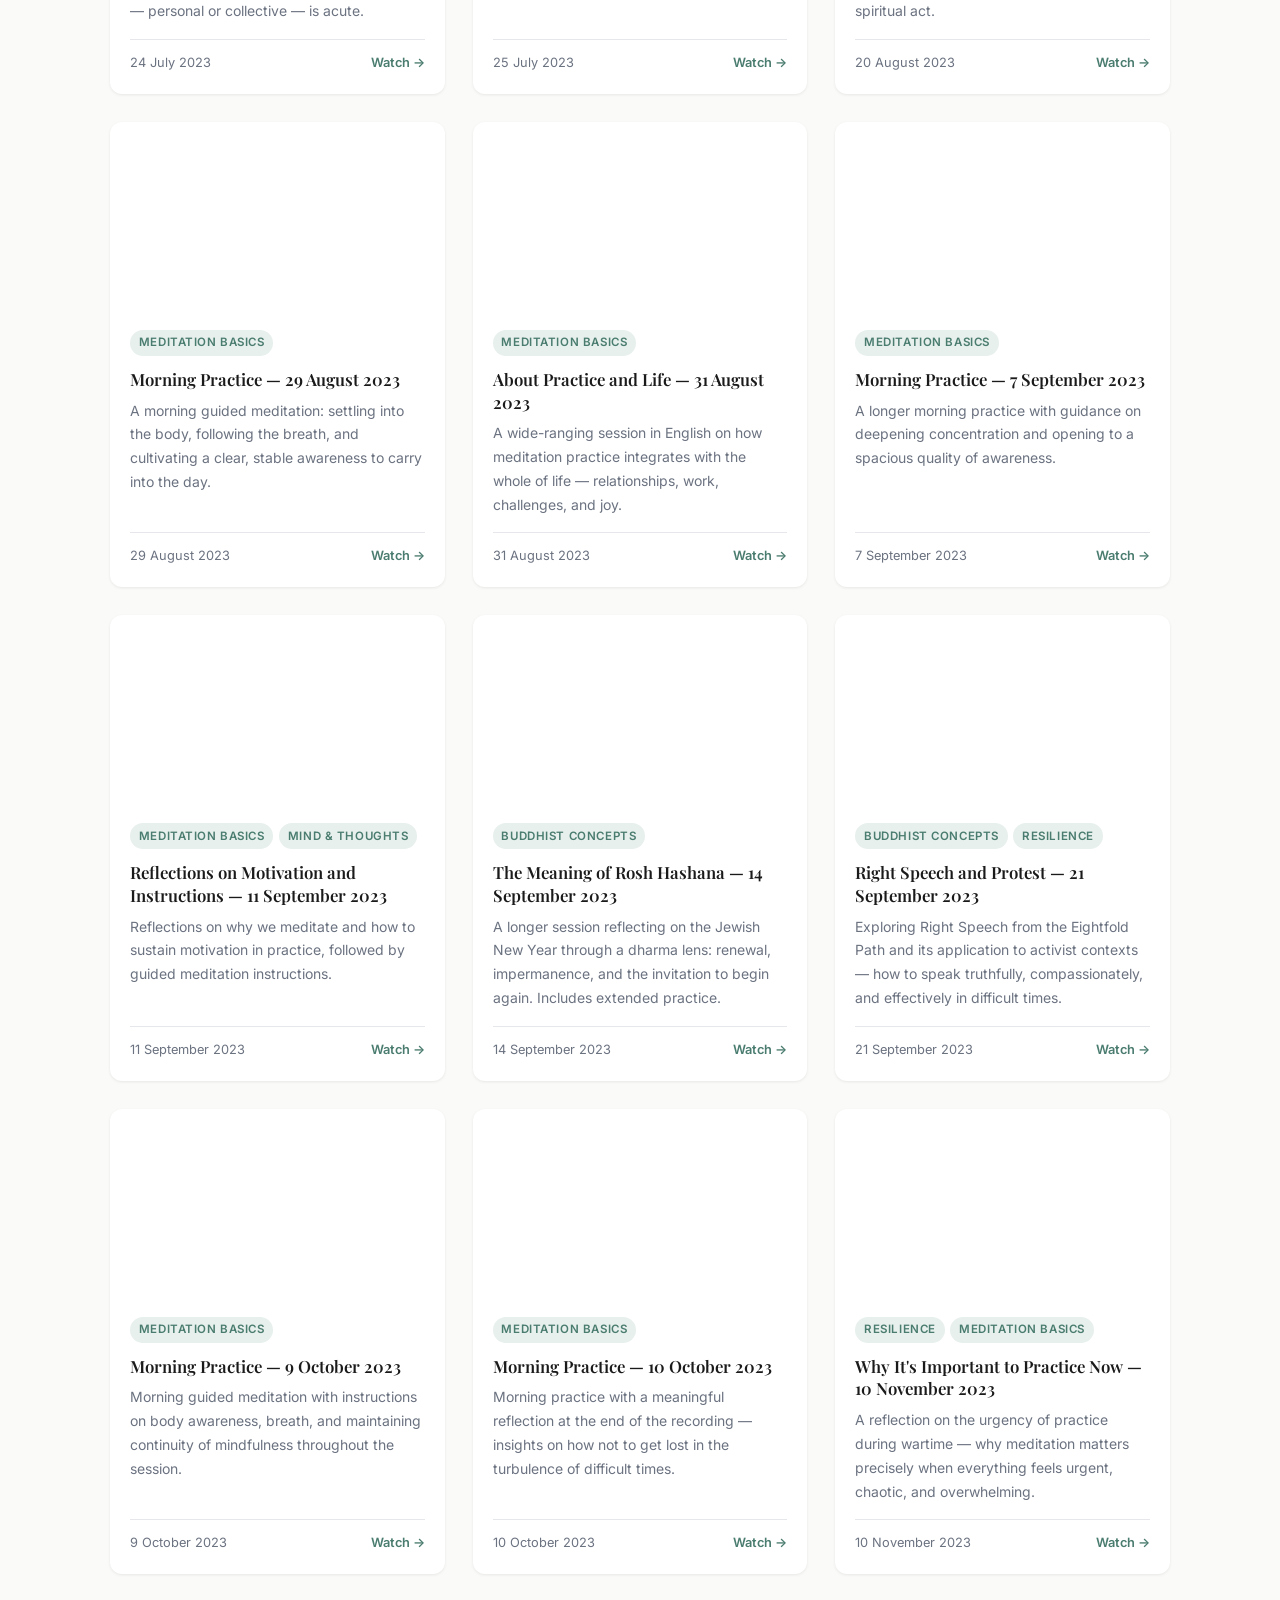
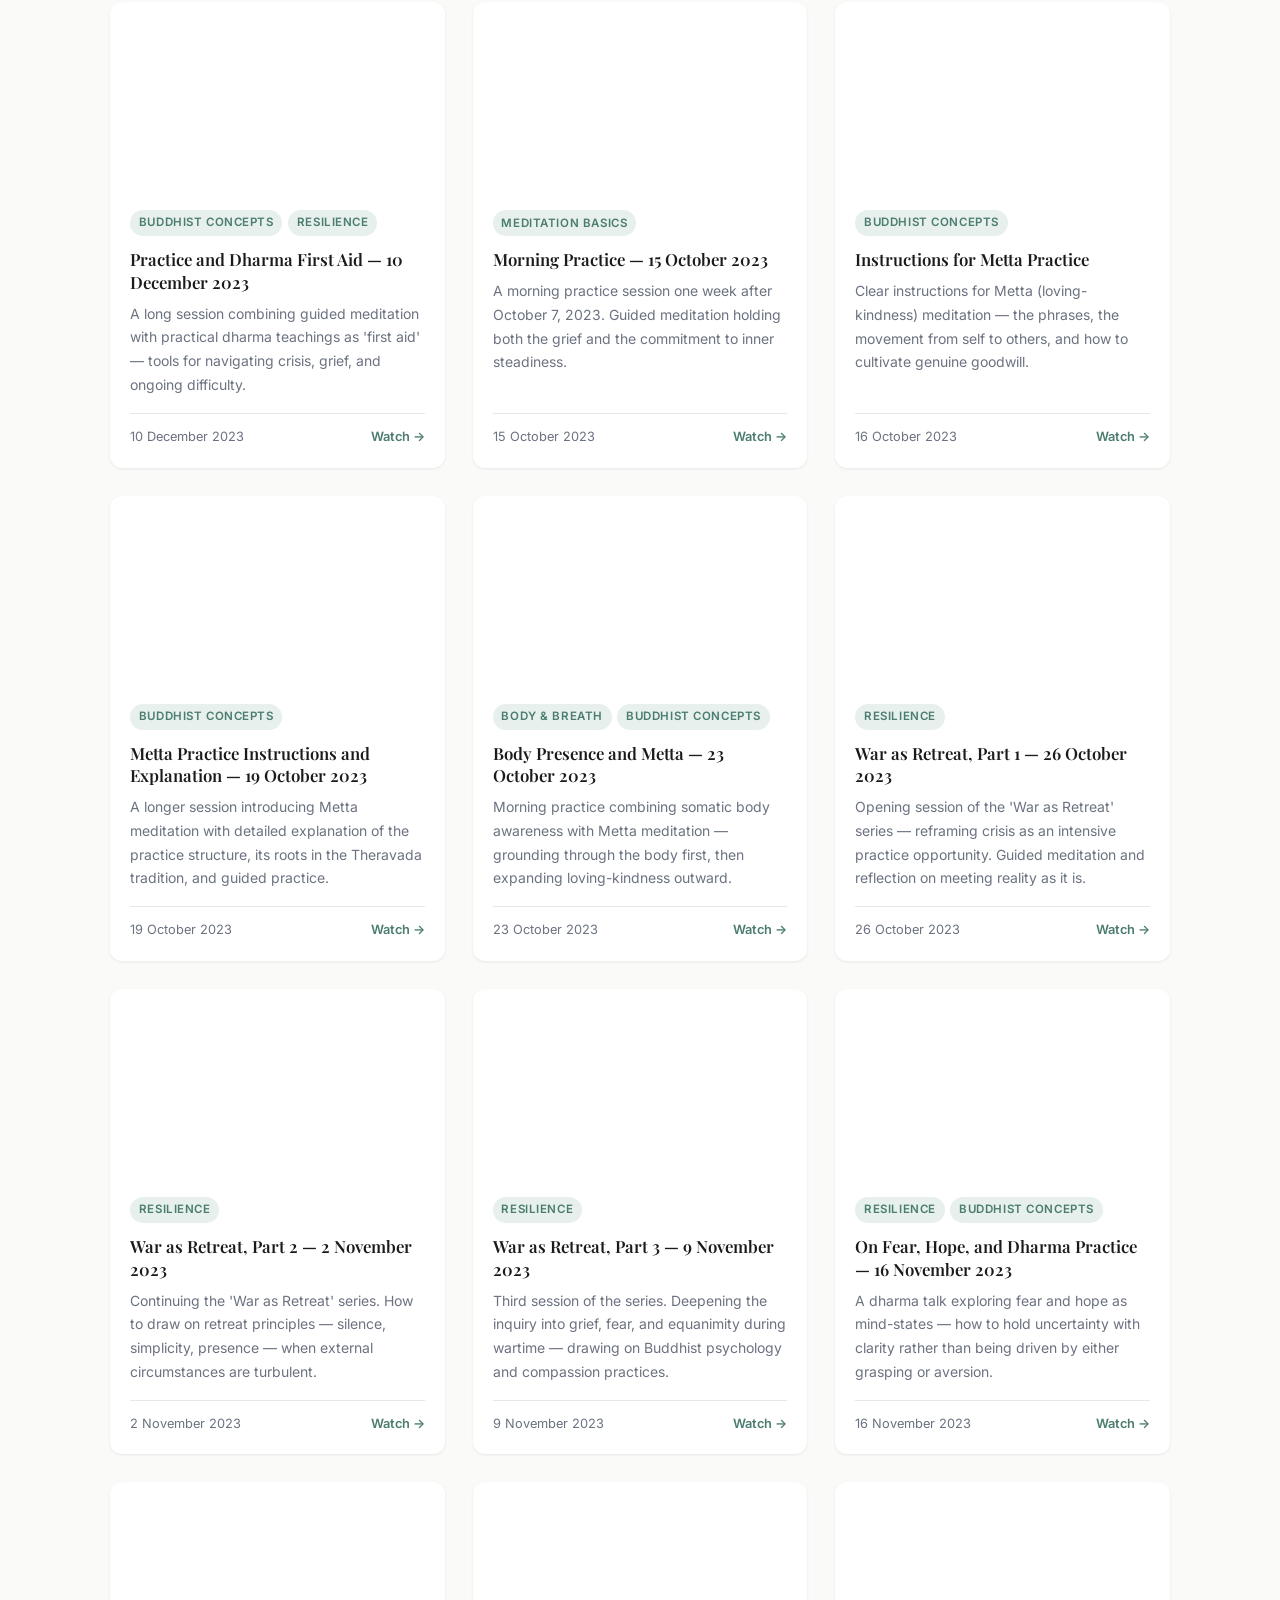
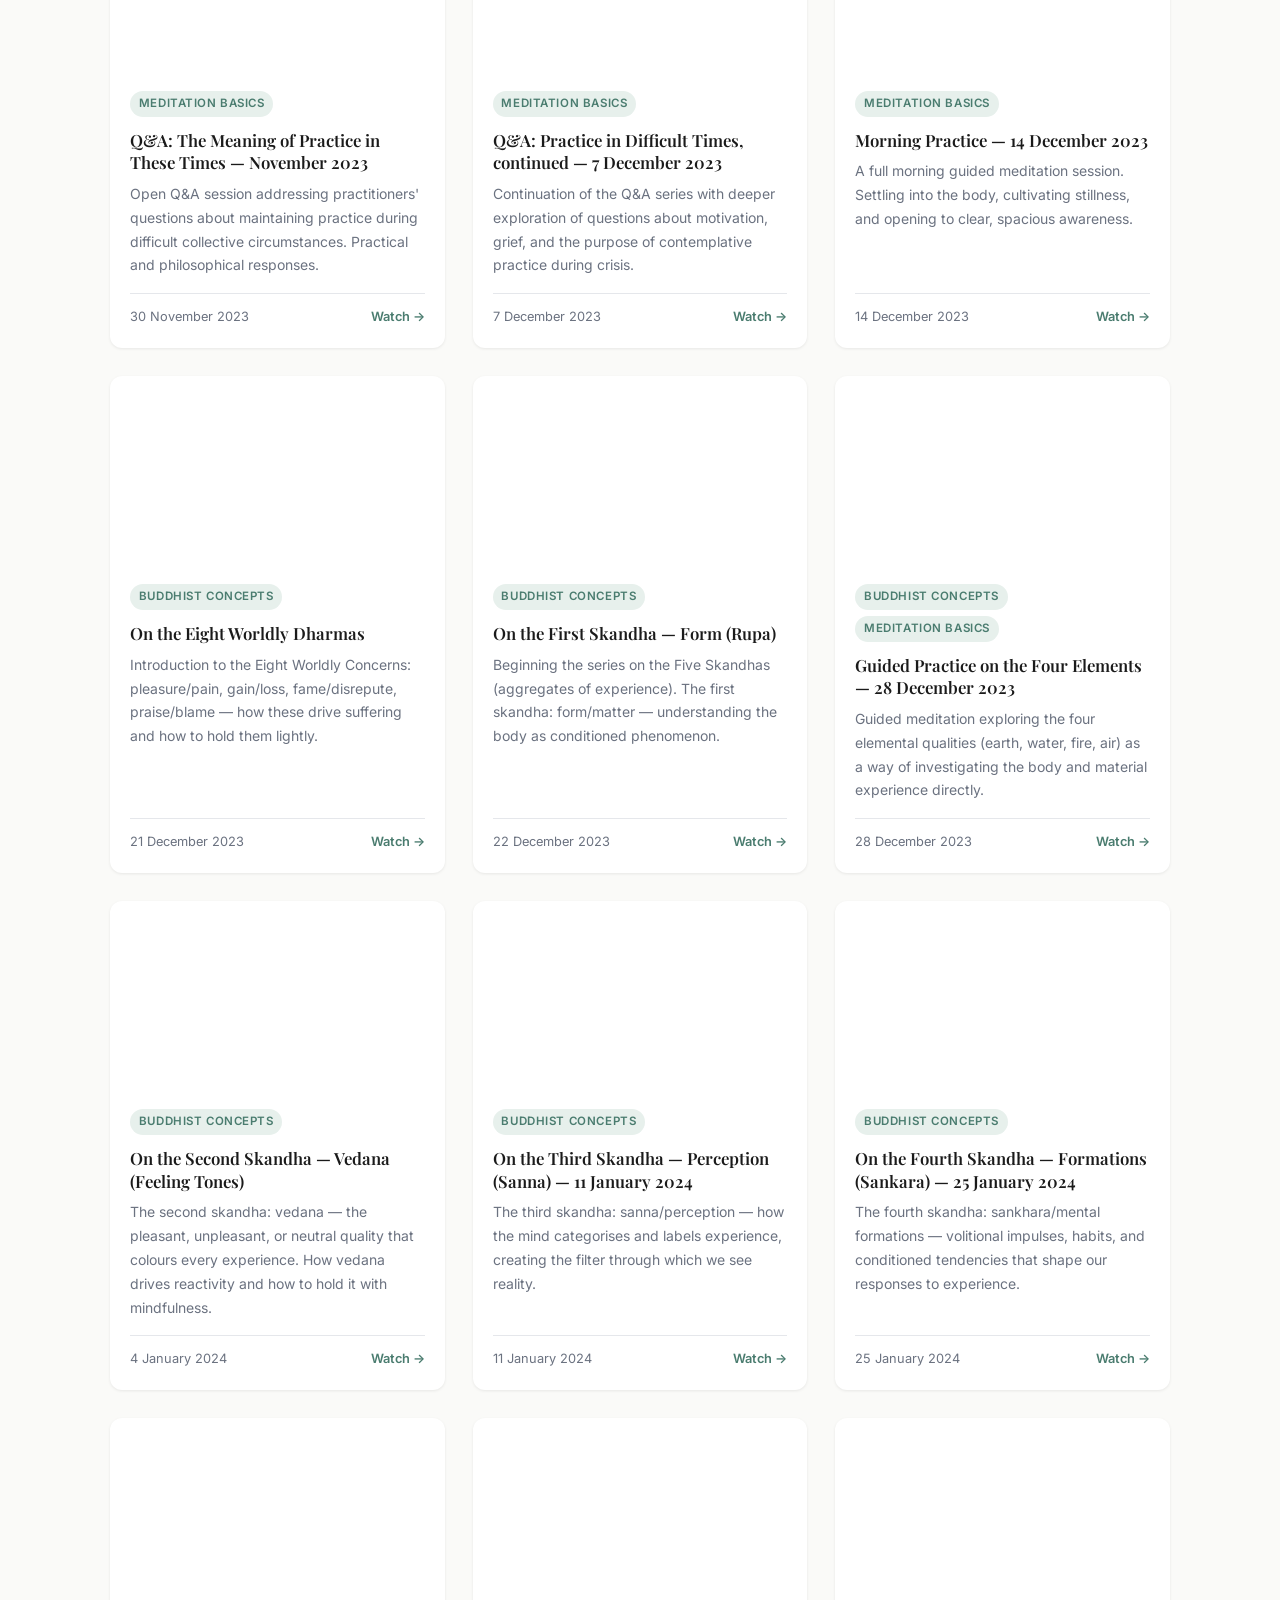
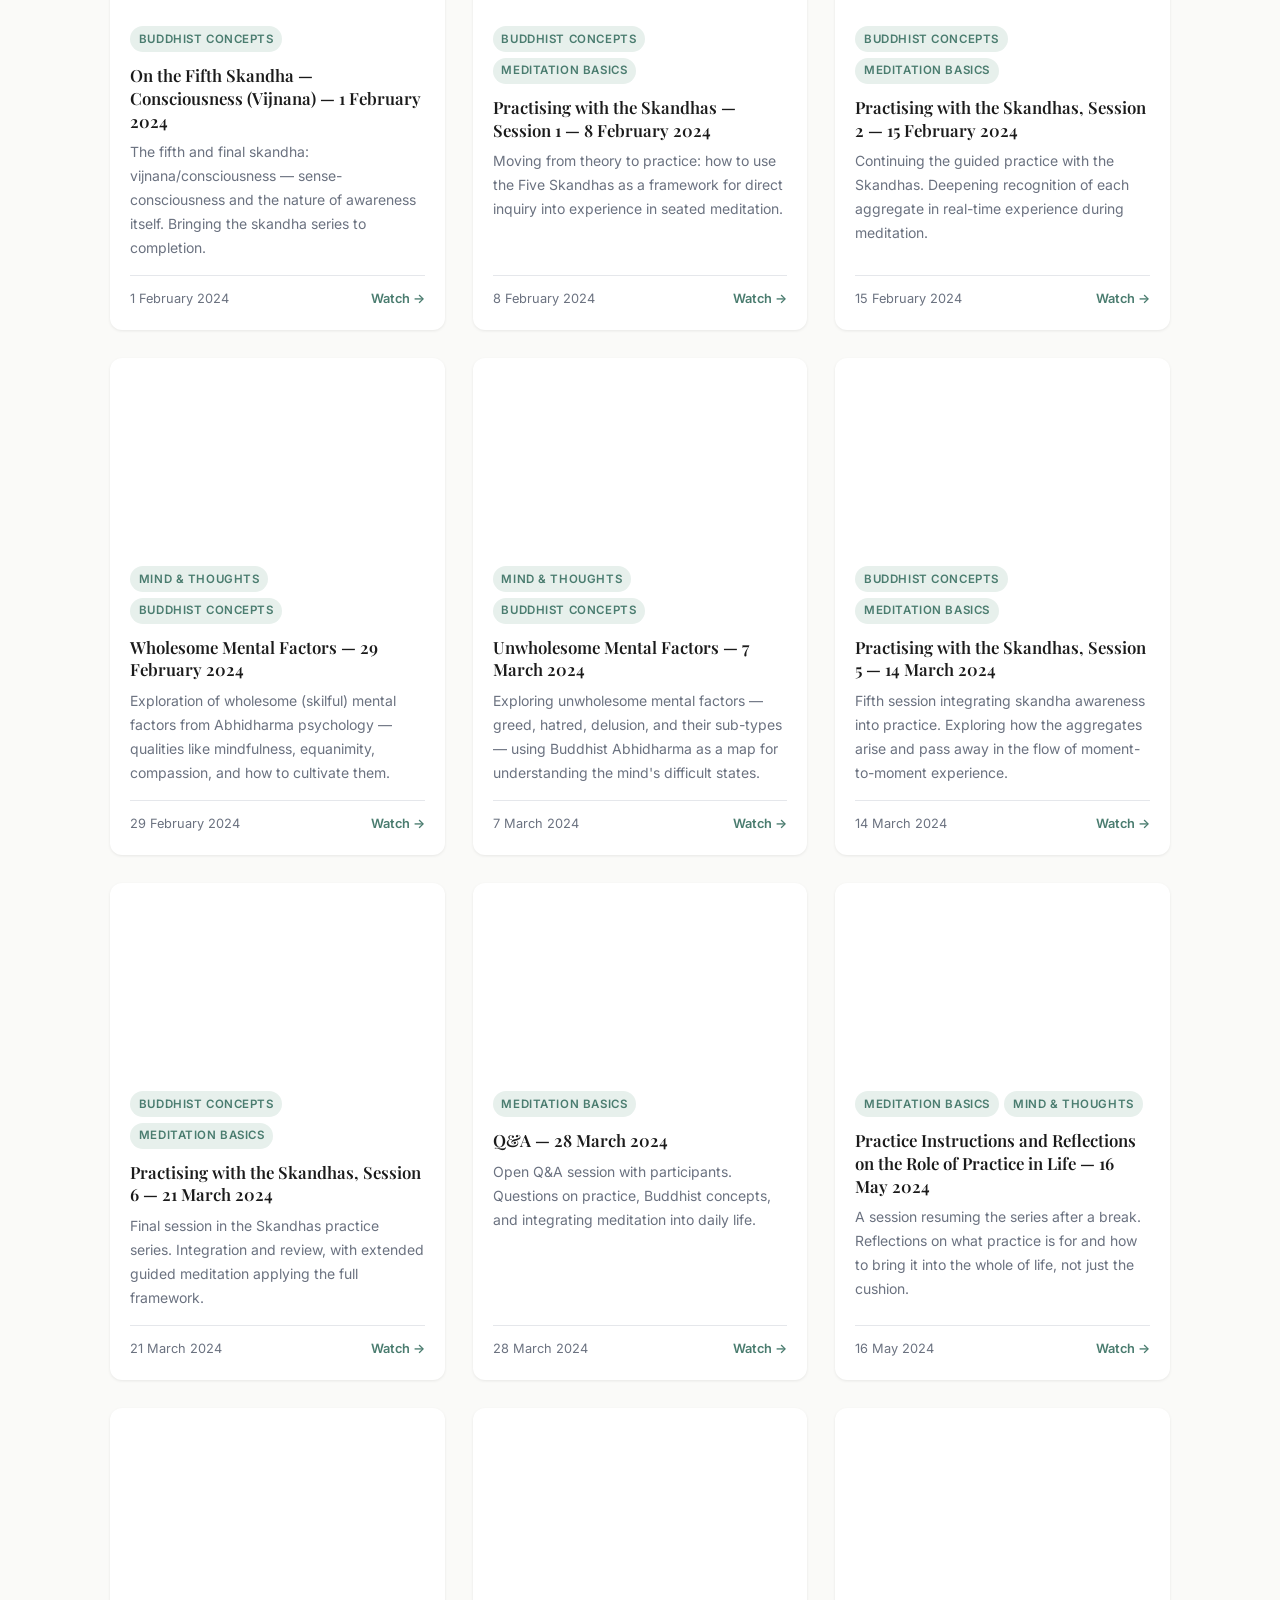
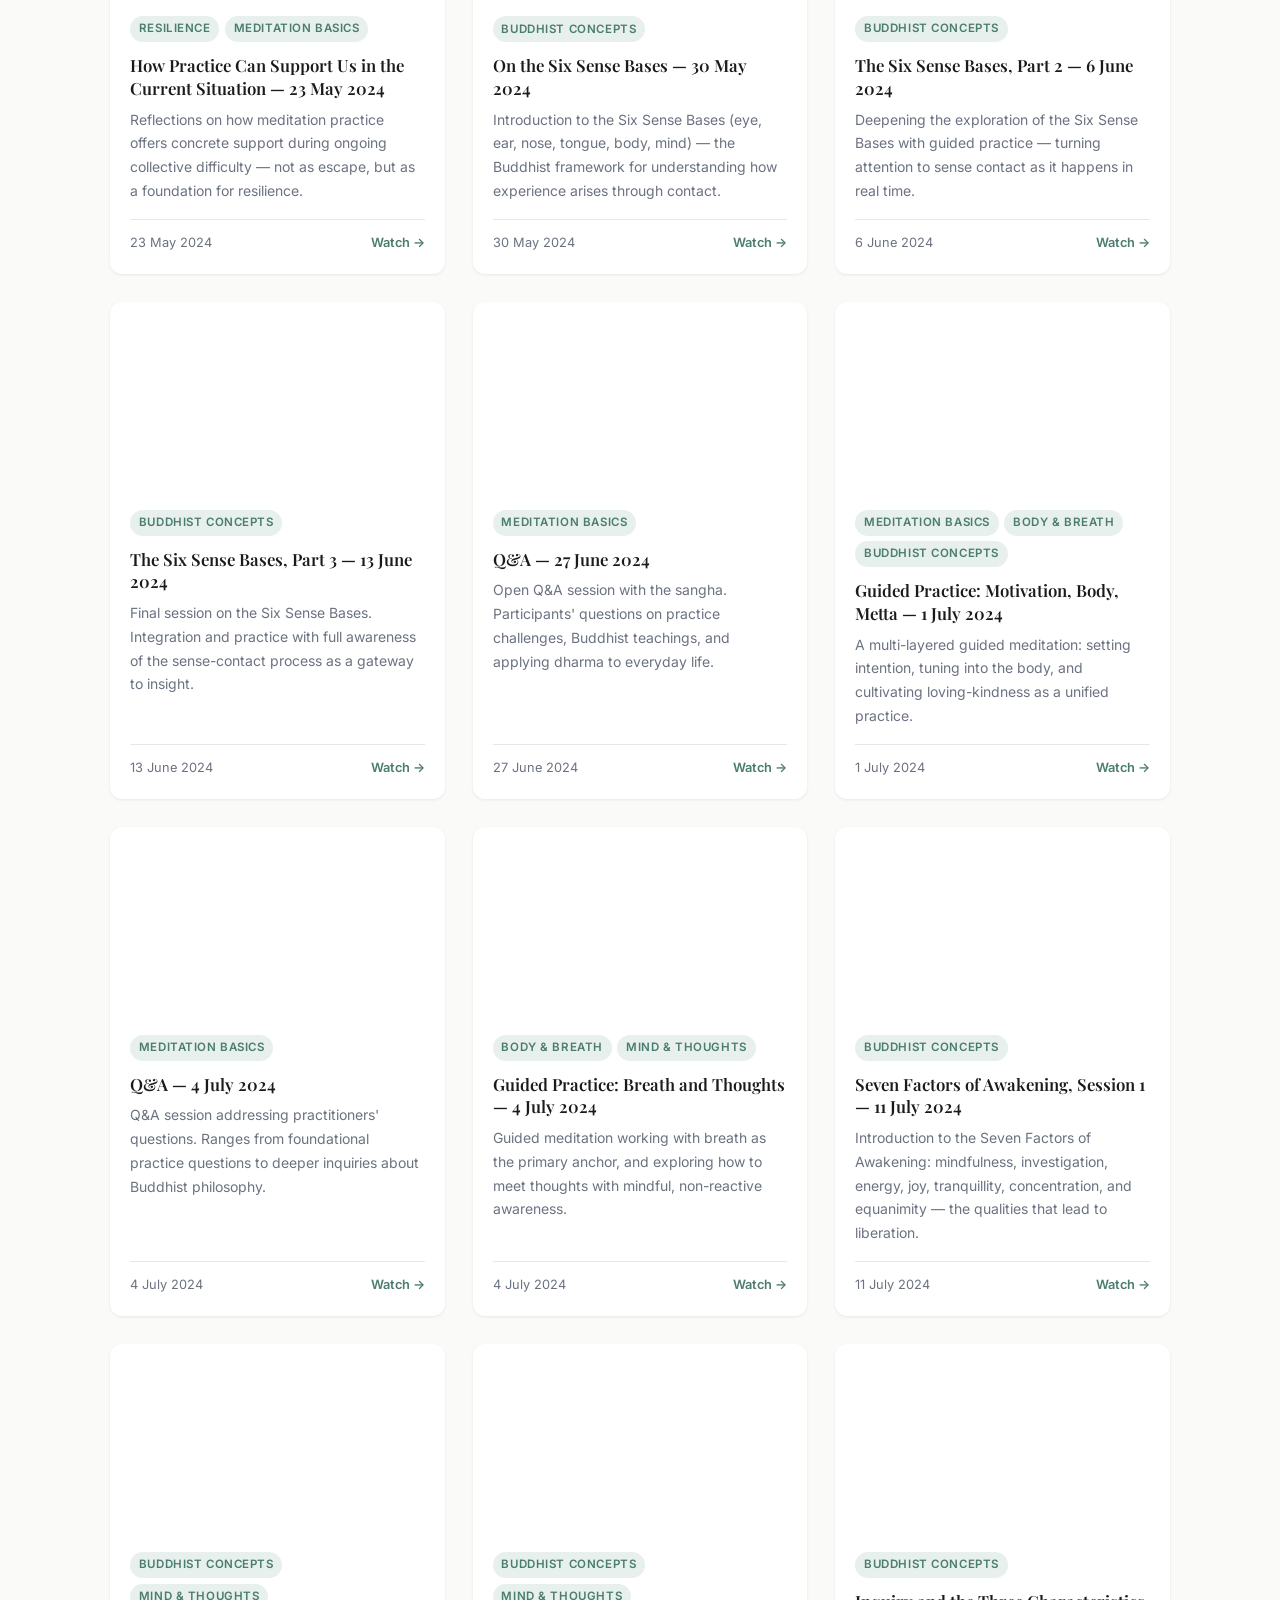
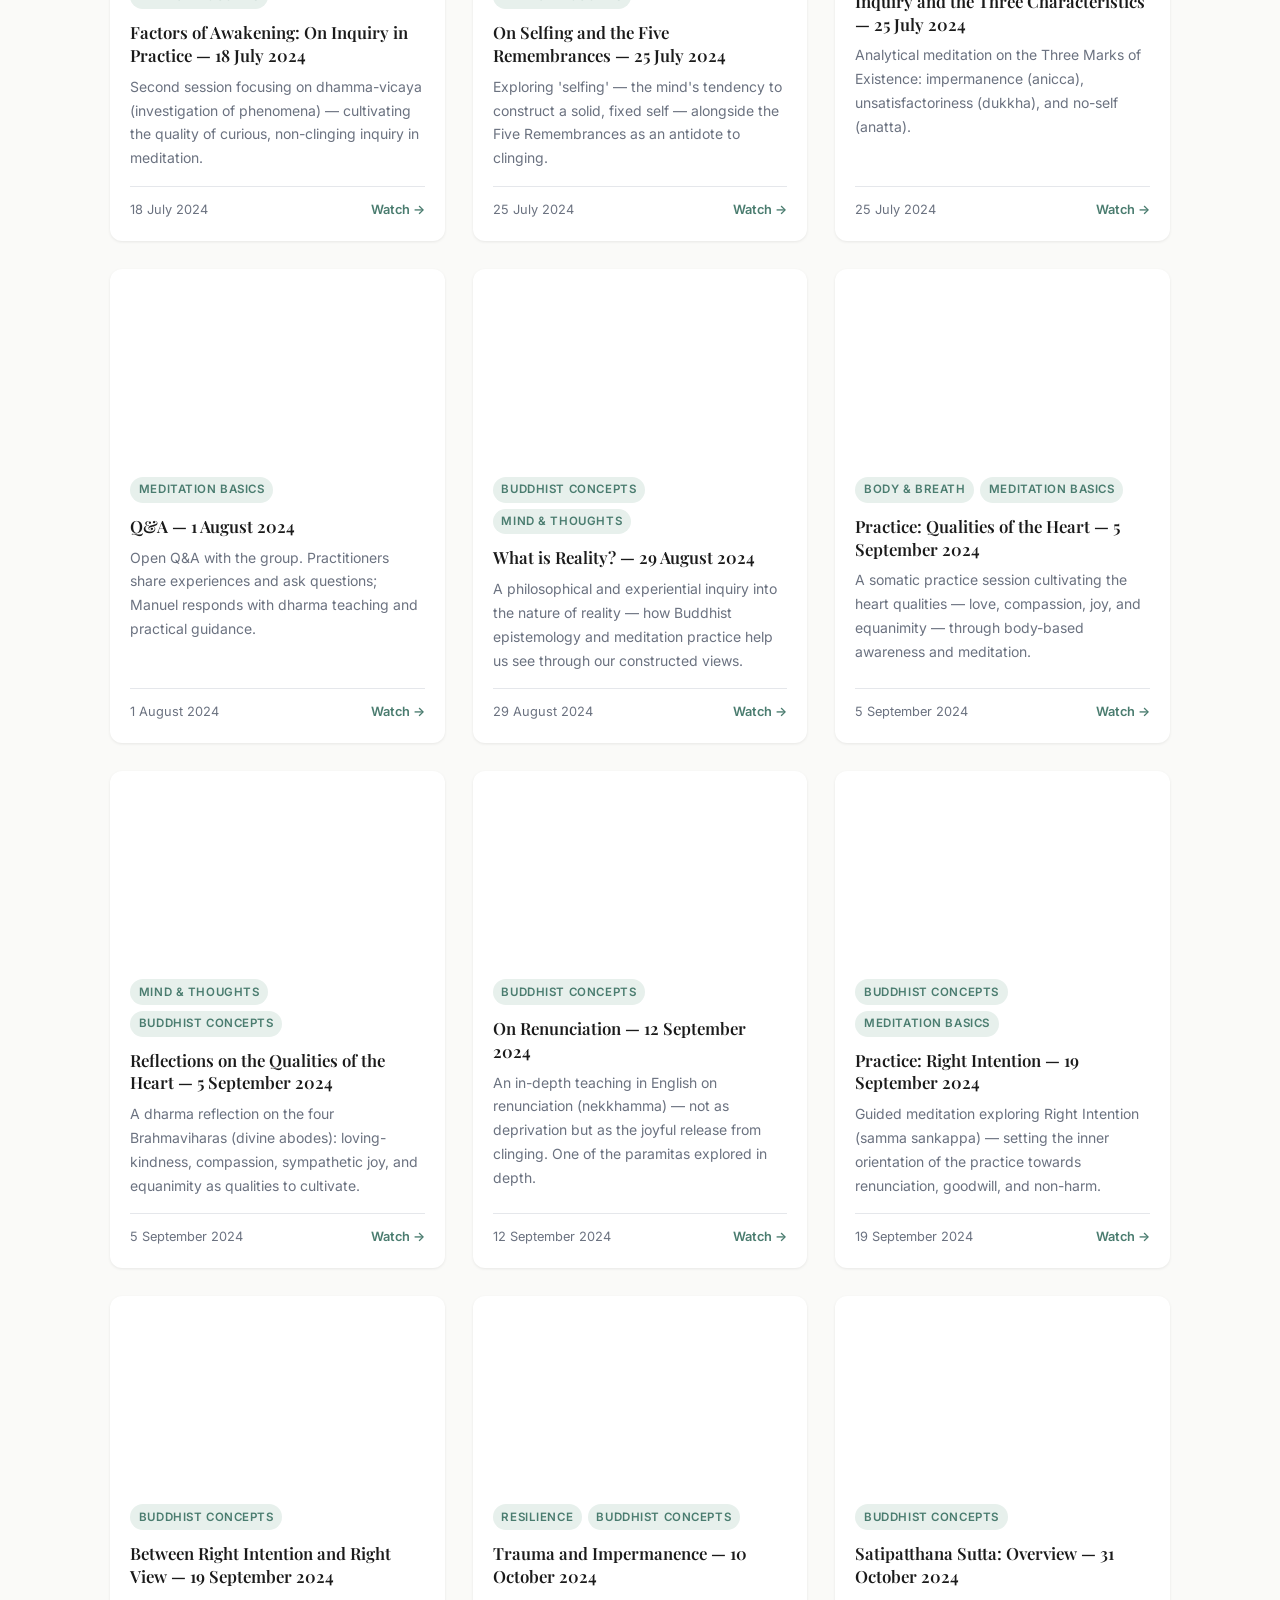
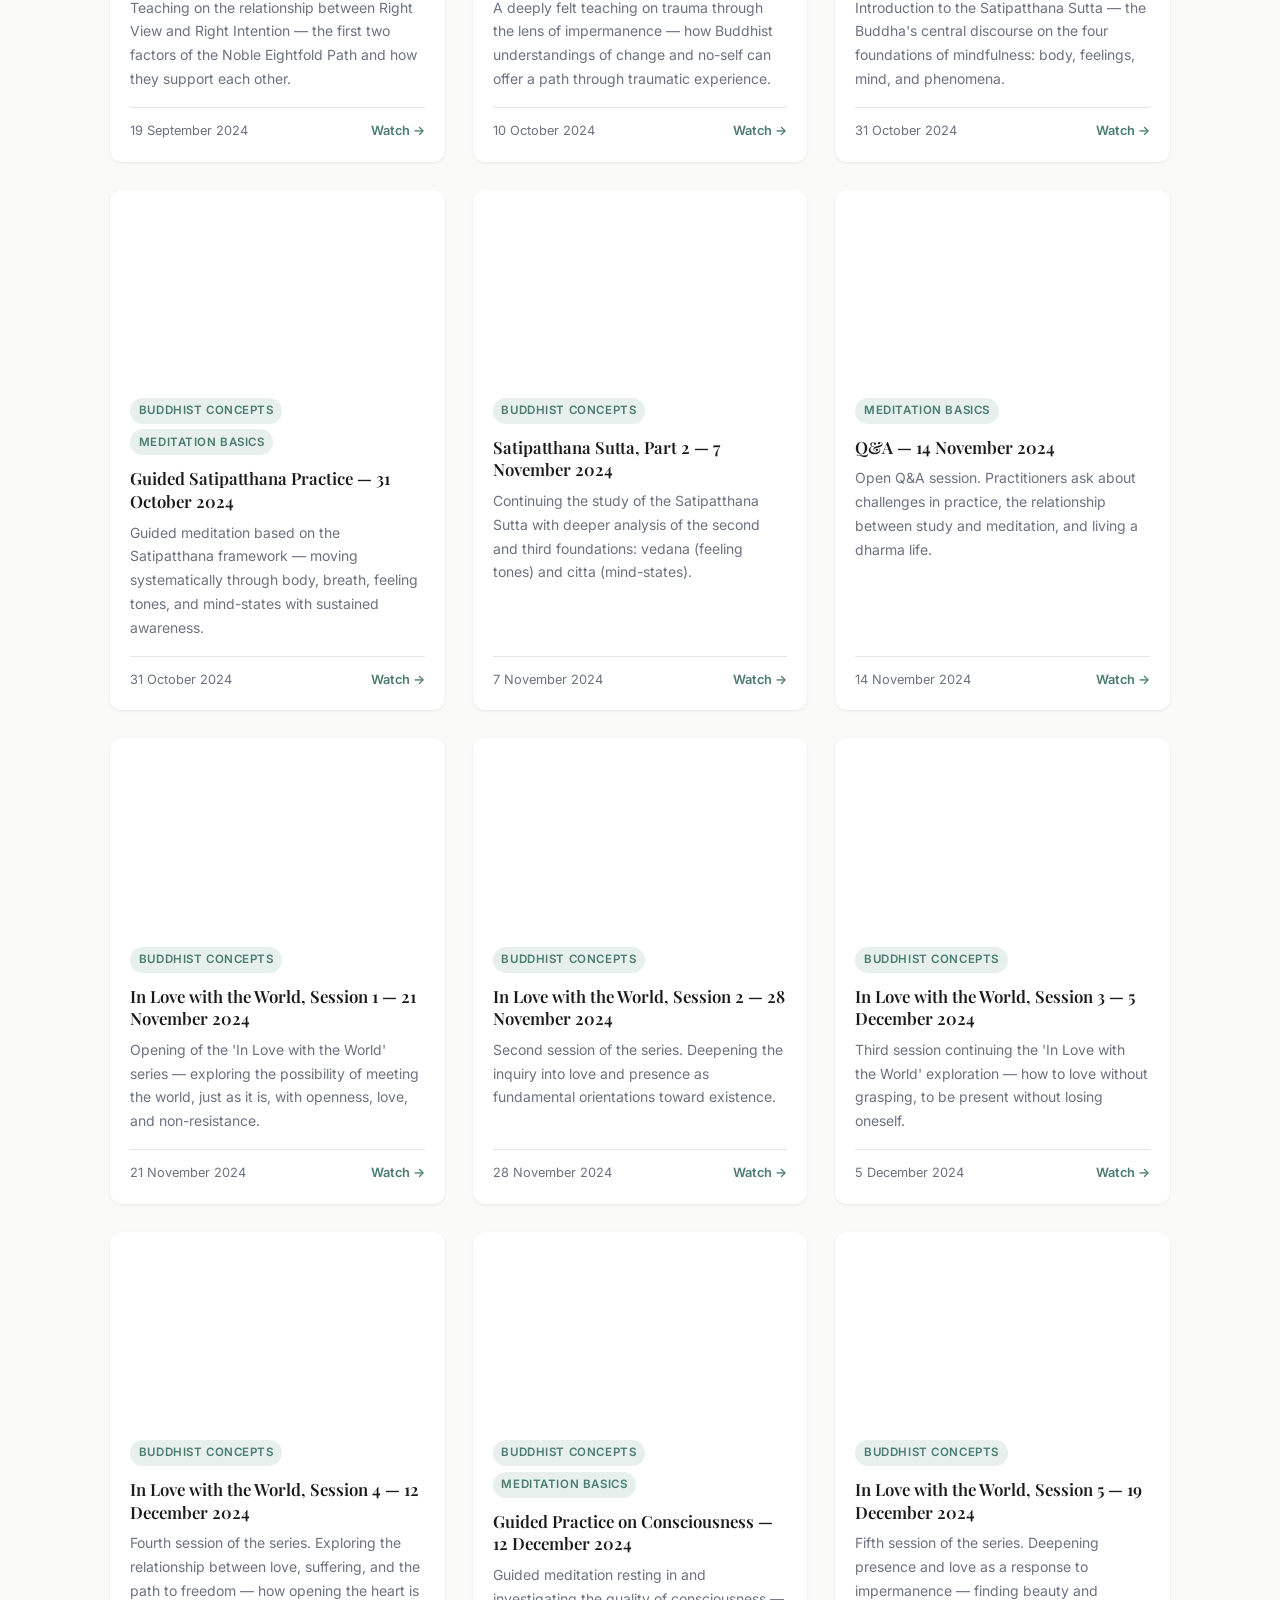
<file: sessions.html>
<!DOCTYPE html>
<html lang="en" dir="ltr">
<head>
  <meta charset="UTF-8" />
  <meta name="viewport" content="width=device-width, initial-scale=1.0" />
  <title>Sessions — Manuel Katz / Suono e Silenzio</title>
  <meta name="description" content="Browse all guided meditation sessions and dharma talks by Manuel Katz. Filter by subject or search for a topic." />

  <link rel="preconnect" href="https://fonts.googleapis.com" />
  <link rel="preconnect" href="https://fonts.gstatic.com" crossorigin />
  <link href="https://fonts.googleapis.com/css2?family=Playfair+Display:ital,wght@0,400;0,600;0,700;1,400&family=Inter:wght@300;400;500;600&display=swap" rel="stylesheet" />

  <link rel="stylesheet" href="css/main.css" />
</head>
<body data-page="sessions.html">

  <div id="nav-mount"></div>

  <!-- Page Hero -->
  <header class="page-hero">
    <div class="container">
      <h1 data-i18n="page_sessions_title">Meditation Sessions</h1>
      <p data-i18n="page_sessions_subtitle">All recorded teachings, freely offered.</p>
    </div>
  </header>

  <!-- ═══════════════════════════════════════════
       STICKY CONTROLS
  ════════════════════════════════════════════ -->
  <div class="sessions-controls" role="search" aria-label="Filter sessions">
    <div class="container">
      <div class="controls-inner">

        <!-- Search -->
        <div class="search-wrap">
          <svg viewBox="0 0 24 24" stroke-width="2" aria-hidden="true">
            <circle cx="11" cy="11" r="8"/>
            <path d="m21 21-4.35-4.35"/>
          </svg>
          <input
            type="search"
            id="session-search"
            class="search-input"
            data-i18n-placeholder="sessions_search_placeholder"
            placeholder="Search topics, titles…"
            autocomplete="off"
            aria-label="Search sessions"
          />
        </div>

        <!-- Filter buttons -->
        <div class="filter-btns" role="group" aria-label="Filter by subject">
          <button class="filter-btn active" data-filter="all"               data-i18n="filter_all">All</button>
          <button class="filter-btn"        data-filter="meditation-basics" data-i18n="filter_basics">Meditation Basics</button>
          <button class="filter-btn"        data-filter="mind-thoughts"     data-i18n="filter_mind">Mind &amp; Thoughts</button>
          <button class="filter-btn"        data-filter="buddhist-concepts" data-i18n="filter_buddhist">Buddhist Concepts</button>
          <button class="filter-btn"        data-filter="resilience"        data-i18n="filter_resilience">Resilience</button>
          <button class="filter-btn"        data-filter="body-breath"       data-i18n="filter_body">Body &amp; Breath</button>
        </div>

        <!-- Count -->
        <span id="sessions-count" class="sessions-count" aria-live="polite"></span>
      </div>
    </div>
  </div>

  <!-- ═══════════════════════════════════════════
       SESSIONS GRID
  ════════════════════════════════════════════ -->
  <main>
    <div class="container">
      <div id="sessions-grid" class="sessions-full-grid" aria-label="Sessions list">
        <!-- Populated by sessions.js -->
        <p style="grid-column:1/-1;text-align:center;padding:4rem;color:#9ca3af;">Loading…</p>
      </div>

      <!-- Full playlist link -->
      <div class="text-center" style="padding-bottom:4rem;">
        <p style="color:#6b7280;margin-bottom:1rem;font-size:.9rem;">
          ▶ All sessions are from the public YouTube playlist "מדיטציה לכולם" (Meditation for Everyone)
        </p>
        <a href="https://www.youtube.com/playlist?list=PLBnExi1jlBdj2QnlLQ144sdKYSi3bfFYK"
           target="_blank" rel="noopener"
           class="btn btn-outline">
          Open Full Playlist on YouTube →
        </a>
      </div>
    </div>
  </main>

  <div id="footer-mount"></div>

  <script src="data/sessions-data.js"></script>
  <script src="js/i18n.js"></script>
  <script src="js/sessions.js"></script>
</body>
</html>
</file>
<file: css/main.css>
/* ===================================================
   Suono e Silenzio – Manuel Katz
   Main Stylesheet
   =================================================== */

/* --- Google Fonts --- */
@import url('https://fonts.googleapis.com/css2?family=Playfair+Display:ital,wght@0,400;0,600;0,700;1,400&family=Inter:wght@300;400;500;600&display=swap');

/* --- CSS Custom Properties --- */
:root {
  --color-primary:    #4a7c6f;
  --color-primary-dk: #3a6359;
  --color-accent:     #c8956c;
  --color-accent-lt:  #e8b591;
  --color-bg:         #fafaf8;
  --color-surface:    #ffffff;
  --color-text:       #1a1a1a;
  --color-text-muted: #6b7280;
  --color-border:     #e5e7eb;
  --color-hero-overlay: rgba(15, 30, 25, 0.50);

  --font-heading: 'Playfair Display', Georgia, serif;
  --font-body:    'Inter', system-ui, sans-serif;

  --size-h1: clamp(2.8rem, 6vw, 5.5rem);
  --size-h2: clamp(2rem, 4vw, 3rem);
  --size-h3: clamp(1.35rem, 2.5vw, 1.75rem);
  --size-body: 1.0625rem;       /* 17px */
  --size-small: 0.875rem;

  --radius: 6px;
  --radius-lg: 12px;
  --shadow-sm: 0 1px 3px rgba(0,0,0,.08);
  --shadow-md: 0 4px 16px rgba(0,0,0,.12);

  --nav-height: 70px;
  --max-width:  1140px;
  --section-gap: clamp(4rem, 8vw, 8rem);
}

/* --- Reset & Base --- */
*, *::before, *::after { box-sizing: border-box; margin: 0; padding: 0; }

html {
  scroll-behavior: smooth;
  font-size: 16px;
}

body {
  font-family: var(--font-body);
  font-size: var(--size-body);
  color: var(--color-text);
  background: var(--color-bg);
  line-height: 1.7;
  -webkit-font-smoothing: antialiased;
}

img { max-width: 100%; height: auto; display: block; }
a { color: inherit; text-decoration: none; }

/* --- Typography --- */
h1, h2, h3, h4 {
  font-family: var(--font-heading);
  line-height: 1.2;
  color: var(--color-text);
}
h1 { font-size: var(--size-h1); font-weight: 700; }
h2 { font-size: var(--size-h2); font-weight: 600; }
h3 { font-size: var(--size-h3); font-weight: 600; }

p { max-width: 68ch; }

strong { font-weight: 600; }

/* --- Utility --- */
.container {
  width: 100%;
  max-width: var(--max-width);
  margin-inline: auto;
  padding-inline: clamp(1rem, 4vw, 2.5rem);
}

.section { padding-block: var(--section-gap); }

.text-center { text-align: center; }
.text-muted  { color: var(--color-text-muted); }
.visually-hidden {
  position: absolute; width: 1px; height: 1px;
  overflow: hidden; clip: rect(0,0,0,0);
}

/* --- Buttons --- */
.btn {
  display: inline-flex;
  align-items: center;
  gap: .5rem;
  padding: .75rem 1.75rem;
  border-radius: var(--radius);
  font-family: var(--font-body);
  font-size: .9375rem;
  font-weight: 500;
  cursor: pointer;
  border: none;
  transition: background .2s, transform .15s, box-shadow .2s;
}
.btn:hover { transform: translateY(-1px); box-shadow: var(--shadow-md); }
.btn-primary {
  background: var(--color-primary);
  color: #fff;
}
.btn-primary:hover { background: var(--color-primary-dk); }
.btn-outline {
  background: transparent;
  color: var(--color-primary);
  border: 2px solid var(--color-primary);
}
.btn-outline:hover { background: var(--color-primary); color: #fff; }
.btn-light {
  background: #fff;
  color: var(--color-primary);
}
.btn-light:hover { background: var(--color-bg); }

/* ===================================================
   NAVIGATION
   =================================================== */
.site-nav {
  position: fixed;
  top: 0; left: 0; right: 0;
  height: var(--nav-height);
  z-index: 100;
  background: rgba(255,255,255,.92);
  backdrop-filter: blur(10px);
  border-bottom: 1px solid var(--color-border);
  transition: background .3s;
}
.site-nav.transparent {
  background: transparent;
  border-bottom: none;
}
.nav-inner {
  height: 100%;
  display: flex;
  align-items: center;
  justify-content: space-between;
}
.nav-logo {
  font-family: var(--font-heading);
  font-size: 1.3rem;
  font-weight: 600;
  color: var(--color-primary);
  letter-spacing: .01em;
}
.site-nav.transparent .nav-logo { color: #fff; }

.nav-links {
  display: flex;
  list-style: none;
  gap: 2rem;
  align-items: center;
}
.nav-links a {
  font-size: .9rem;
  font-weight: 500;
  color: var(--color-text);
  letter-spacing: .03em;
  text-transform: uppercase;
  transition: color .2s;
}
.nav-links a:hover { color: var(--color-primary); }
.site-nav.transparent .nav-links a { color: rgba(255,255,255,.85); }
.site-nav.transparent .nav-links a:hover { color: #fff; }

/* Language Switcher */
.lang-switcher {
  display: flex;
  gap: .25rem;
  align-items: center;
}
.lang-btn {
  background: none;
  border: 1px solid transparent;
  padding: .25rem .55rem;
  border-radius: 4px;
  font-size: .8rem;
  font-weight: 600;
  cursor: pointer;
  color: var(--color-text-muted);
  transition: all .2s;
  letter-spacing: .05em;
}
.lang-btn[data-lang="he"] {
  font-size: 1rem;
}
.lang-btn:hover,
.lang-btn.active {
  color: var(--color-primary);
  border-color: var(--color-primary);
}
.site-nav.transparent .lang-btn { color: rgba(255,255,255,.7); border-color: transparent; }
.site-nav.transparent .lang-btn.active,
.site-nav.transparent .lang-btn:hover { color: #fff; border-color: rgba(255,255,255,.6); }

/* Hamburger */
.nav-toggle {
  display: none;
  background: none;
  border: none;
  cursor: pointer;
  padding: .5rem;
  flex-direction: column;
  gap: 5px;
}
.nav-toggle span {
  display: block; width: 24px; height: 2px;
  background: var(--color-text);
  transition: all .3s;
}
.site-nav.transparent .nav-toggle span { background: #fff; }

/* ===================================================
   HERO
   =================================================== */
.hero {
  min-height: 100vh;
  display: flex;
  align-items: center;
  justify-content: center;
  text-align: center;
  position: relative;
  overflow: hidden;
  background: #1a2e28;
}
.hero-bg {
  position: absolute; inset: 0;
  background-image: url('../images/hero.jpg');
  background-size: 75%;
  background-position: center;
  background-repeat: no-repeat;
  transform-origin: center;
  animation: heroScale 20s ease-in-out infinite alternate;
}
@keyframes heroScale {
  from { transform: scale(1); }
  to   { transform: scale(1.03); }
}
.hero-overlay {
  position: absolute; inset: 0;
  background: var(--color-hero-overlay);
}
.hero-content {
  position: relative;
  z-index: 1;
  color: #fff;
  max-width: 900px;
  padding-inline: 2rem;
  text-align: center;
}
.hero-subtitle {
  font-size: clamp(.9rem, 2vw, 1.1rem);
  letter-spacing: .2em;
  text-transform: uppercase;
  opacity: .8;
  margin-bottom: 1.5rem;
  font-weight: 300;
}
.hero-title {
  font-size: var(--size-h1);
  color: #fff;
  font-weight: 700;
  line-height: 1.1;
  margin-bottom: 1.5rem;
}
.hero-tagline {
  font-size: clamp(1.1rem, 2.5vw, 1.4rem);
  opacity: .88;
  font-weight: 300;
  max-width: 60ch;
  margin-inline: auto;
  margin-bottom: 2.5rem;
  line-height: 1.6;
  white-space: pre-line;
}
.hero-actions {
  display: flex;
  gap: 1rem;
  justify-content: center;
  flex-wrap: wrap;
}
.hero-scroll {
  position: absolute;
  bottom: 2.5rem;
  left: 50%;
  transform: translateX(-50%);
  color: rgba(255,255,255,.5);
  font-size: .75rem;
  letter-spacing: .15em;
  text-transform: uppercase;
  display: flex;
  flex-direction: column;
  align-items: center;
  gap: .5rem;
  animation: scrollBounce 2s ease-in-out infinite;
}
.hero-scroll::after {
  content: '';
  display: block;
  width: 1px;
  height: 40px;
  background: rgba(255,255,255,.3);
}
@keyframes scrollBounce {
  0%, 100% { transform: translateX(-50%) translateY(0); }
  50%       { transform: translateX(-50%) translateY(6px); }
}

/* ===================================================
   PAGE HERO (inner pages)
   =================================================== */
.page-hero {
  padding-top: calc(var(--nav-height) + 4rem);
  padding-bottom: 4rem;
  background: linear-gradient(135deg, #1a2e28 0%, #2d4f44 100%);
  color: #fff;
  text-align: center;
}
.page-hero h1 { color: #fff; font-size: clamp(2rem, 5vw, 3.5rem); }
.page-hero p  { color: rgba(255,255,255,.75); margin-inline: auto; font-size: 1.1rem; }

/* ===================================================
   HOME SECTIONS
   =================================================== */

/* About Preview */
.about-preview {
  display: grid;
  grid-template-columns: 1fr 1fr;
  gap: 5rem;
  align-items: center;
}
.about-preview-img {
  position: relative;
}
.about-preview-img img,
.about-preview-img .img-placeholder {
  width: 100%;
  aspect-ratio: 3/4;
  object-fit: cover;
  object-position: center top;
  border-radius: var(--radius-lg);
  display: block;
}
.img-placeholder {
  background: linear-gradient(135deg, var(--color-primary) 0%, var(--color-primary-dk) 100%);
  display: flex;
  align-items: center;
  justify-content: center;
  color: rgba(255,255,255,.3);
  font-size: 4rem;
  border-radius: var(--radius-lg);
  min-height: 400px;
}
.about-preview-img::before {
  content: '';
  position: absolute;
  inset: 1.5rem -1.5rem -1.5rem 1.5rem;
  border-radius: var(--radius-lg);
  background: var(--color-accent);
  opacity: .25;
  z-index: -1;
}
.about-preview-text .eyebrow {
  display: block;
  font-size: .8rem;
  font-weight: 600;
  letter-spacing: .15em;
  text-transform: uppercase;
  color: var(--color-primary);
  margin-bottom: 1rem;
}
.about-preview-text h2 { margin-bottom: 1.25rem; }
.about-preview-text p  { margin-bottom: 1rem; color: #4b5563; }
.about-preview-text .btn { margin-top: .75rem; }

/* Sessions Preview */
.sessions-preview { background: #f0f4f2; }
.section-header { text-align: center; margin-bottom: 3.5rem; }
.section-header .eyebrow {
  display: block;
  font-size: .8rem;
  font-weight: 600;
  letter-spacing: .15em;
  text-transform: uppercase;
  color: var(--color-primary);
  margin-bottom: .75rem;
}
.section-header h2 { margin-bottom: .75rem; }
.section-header p  { margin-inline: auto; color: #4b5563; }

.sessions-grid {
  display: grid;
  grid-template-columns: repeat(3, 1fr);
  gap: 1.5rem;
  margin-bottom: 3rem;
}
.session-card {
  background: var(--color-surface);
  border-radius: var(--radius-lg);
  overflow: hidden;
  box-shadow: var(--shadow-sm);
  transition: transform .25s, box-shadow .25s;
  display: flex;
  flex-direction: column;
}
.session-card:hover {
  transform: translateY(-4px);
  box-shadow: var(--shadow-md);
}
.session-thumb {
  position: relative;
  aspect-ratio: 16/9;
  overflow: hidden;
  background: #1a2e28;
}
.session-thumb img { width: 100%; height: 100%; object-fit: cover; transition: transform .4s; }
.session-card:hover .session-thumb img { transform: scale(1.04); }
.session-thumb .play-btn {
  position: absolute; inset: 0;
  display: flex; align-items: center; justify-content: center;
  background: rgba(0,0,0,.35);
  opacity: 0;
  transition: opacity .25s;
}
.session-card:hover .play-btn { opacity: 1; }
.play-btn svg { width: 48px; height: 48px; fill: #fff; }

.session-body { padding: 1.25rem; flex: 1; display: flex; flex-direction: column; }
.session-tags {
  display: flex; flex-wrap: wrap; gap: .35rem;
  margin-bottom: .75rem;
}
.tag {
  font-size: .72rem;
  font-weight: 600;
  letter-spacing: .05em;
  text-transform: uppercase;
  padding: .2rem .55rem;
  border-radius: 99px;
  background: #e7f0ec;
  color: var(--color-primary);
}
.session-body h3 {
  font-size: 1.05rem;
  font-weight: 600;
  margin-bottom: .5rem;
  line-height: 1.35;
}
.session-body p { font-size: .875rem; color: #6b7280; flex: 1; }
.session-meta {
  display: flex; align-items: center; justify-content: space-between;
  margin-top: 1rem; padding-top: .75rem;
  border-top: 1px solid var(--color-border);
  font-size: .8rem; color: var(--color-text-muted);
}
.session-meta a {
  color: var(--color-primary); font-weight: 600;
  transition: color .2s;
}
.session-meta a:hover { color: var(--color-primary-dk); }

/* Dana Preview */
.dana-preview {
  background: linear-gradient(135deg, #1a2e28 0%, #2d4f44 100%);
  color: #fff;
  text-align: center;
}
.dana-preview h2 { color: #fff; margin-bottom: 1.25rem; }
.dana-preview p  { color: rgba(255,255,255,.8); margin-inline: auto; max-width: 55ch; margin-bottom: 2rem; font-size: 1.1rem; }
.dana-preview .sanskrit {
  font-family: var(--font-heading);
  font-size: clamp(1.2rem, 3vw, 1.8rem);
  font-style: italic;
  opacity: .6;
  margin-bottom: .5rem;
  display: block;
}

/* ===================================================
   ABOUT PAGE
   =================================================== */
.bio-section { display: grid; grid-template-columns: 380px 1fr; gap: 5rem; align-items: start; }
.bio-portrait {
  position: sticky; top: calc(var(--nav-height) + 2rem);
}
.bio-portrait img,
.bio-portrait .img-placeholder {
  width: 100%;
  border-radius: var(--radius-lg);
  aspect-ratio: 3/4;
  object-fit: cover;
  object-position: center top;
  display: block;
}
.bio-portrait .img-placeholder { min-height: 460px; font-size: 5rem; }

.bio-content h2 { margin-bottom: 1.5rem; }
.bio-content p { margin-bottom: 1.25rem; color: #374151; }

.philosophy-block {
  margin-top: 3rem;
  padding: 2.5rem;
  background: #f0f4f2;
  border-radius: var(--radius-lg);
  border-left: 4px solid var(--color-primary);
}
.philosophy-block blockquote {
  font-family: var(--font-heading);
  font-size: clamp(1.1rem, 2vw, 1.4rem);
  font-style: italic;
  color: var(--color-primary);
  line-height: 1.5;
  margin-bottom: .75rem;
}
.philosophy-block cite { font-size: .875rem; color: var(--color-text-muted); }

.services-grid {
  display: grid;
  grid-template-columns: repeat(auto-fit, minmax(240px, 1fr));
  gap: 1.5rem;
  margin-top: 2rem;
}
.service-card {
  background: var(--color-surface);
  border-radius: var(--radius-lg);
  padding: 2rem;
  box-shadow: var(--shadow-sm);
  border-top: 3px solid var(--color-primary);
}
.service-card .icon { font-size: 2.25rem; margin-bottom: 1rem; }
.service-card h3 { font-size: 1.1rem; margin-bottom: .75rem; }
.service-card p { font-size: .9rem; color: #6b7280; max-width: none; }

.partners-logos {
  display: flex; flex-wrap: wrap; gap: 1rem; align-items: center;
  margin-top: 2rem;
}
.partner-chip {
  padding: .5rem 1.25rem;
  border: 1px solid var(--color-border);
  border-radius: 99px;
  font-size: .875rem;
  color: var(--color-text-muted);
  background: var(--color-surface);
  transition: all .2s;
}
.partner-chip:hover {
  border-color: var(--color-primary);
  color: var(--color-primary);
  box-shadow: var(--shadow-sm);
}

/* ===================================================
   SESSIONS PAGE
   =================================================== */
.sessions-controls {
  background: var(--color-surface);
  padding: 1.5rem 0;
  border-bottom: 1px solid var(--color-border);
  position: sticky;
  top: var(--nav-height);
  z-index: 10;
}
.controls-inner {
  display: flex;
  gap: 1rem;
  align-items: center;
  flex-wrap: wrap;
}
.search-wrap {
  position: relative;
  flex: 1;
  min-width: 220px;
}
.search-wrap svg {
  position: absolute; left: .9rem; top: 50%; transform: translateY(-50%);
  width: 18px; height: 18px; stroke: var(--color-text-muted); fill: none;
  pointer-events: none;
}
.search-input {
  width: 100%;
  padding: .65rem 1rem .65rem 2.75rem;
  border: 1px solid var(--color-border);
  border-radius: var(--radius);
  font-family: var(--font-body);
  font-size: .9rem;
  background: var(--color-bg);
  color: var(--color-text);
  transition: border-color .2s;
}
.search-input:focus { outline: none; border-color: var(--color-primary); }

.filter-btns {
  display: flex; gap: .5rem; flex-wrap: wrap;
}
.filter-btn {
  padding: .45rem 1rem;
  border: 1px solid var(--color-border);
  border-radius: 99px;
  background: var(--color-surface);
  font-size: .8rem;
  font-weight: 600;
  letter-spacing: .04em;
  cursor: pointer;
  color: var(--color-text-muted);
  transition: all .2s;
  font-family: var(--font-body);
}
.filter-btn:hover { border-color: var(--color-primary); color: var(--color-primary); }
.filter-btn.active {
  background: var(--color-primary);
  border-color: var(--color-primary);
  color: #fff;
}

.sessions-count { font-size: .875rem; color: var(--color-text-muted); }

.sessions-full-grid {
  display: grid;
  grid-template-columns: repeat(auto-fill, minmax(300px, 1fr));
  gap: 1.75rem;
  padding-block: 3rem;
}

.no-results {
  grid-column: 1/-1;
  text-align: center;
  padding: 4rem 0;
  color: var(--color-text-muted);
}
.no-results svg { width: 48px; height: 48px; margin-inline: auto; margin-bottom: 1rem; opacity: .3; }

/* ===================================================
   DANA PAGE
   =================================================== */
.dana-page {
  padding-top: calc(var(--nav-height) + 0px);
}
.dana-hero {
  min-height: 60vh;
  display: flex; align-items: center; justify-content: center;
  text-align: center;
  background: linear-gradient(135deg, #1a2e28 0%, #2d4f44 60%, #3a6359 100%);
  color: #fff;
  padding: 6rem 2rem 5rem;
}
.dana-hero h1 { color: #fff; margin-bottom: 1rem; }
.dana-hero .pali { font-family: var(--font-heading); font-style: italic; font-size: 1.2rem; opacity: .65; margin-bottom: 2rem; }
.dana-hero p { color: rgba(255,255,255,.82); max-width: 55ch; margin-inline: auto; font-size: 1.1rem; }

.dana-content { max-width: 760px; margin-inline: auto; }
.dana-philosophy { margin-block: 4rem; }
.dana-philosophy h2 { margin-bottom: 1.5rem; }
.dana-philosophy p { color: #374151; margin-bottom: 1.25rem; }

.dana-give-box {
  background: #f0f4f2;
  border-radius: var(--radius-lg);
  padding: 3rem;
  text-align: center;
  margin-block: 3rem;
}
.dana-give-box h2 { margin-bottom: .75rem; }
.dana-give-box .dana-instructions { color: #4b5563; max-width: 45ch; margin-inline: auto; margin-bottom: 2.5rem; }

.qr-wrapper {
  display: inline-block;
  background: #fff;
  padding: 1.5rem;
  border-radius: var(--radius-lg);
  box-shadow: var(--shadow-md);
  margin-bottom: 1.5rem;
}
#qrcode canvas, #qrcode img { display: block; }

.bit-label {
  font-size: .875rem;
  color: var(--color-text-muted);
  margin-top: .75rem;
}
.bit-number {
  font-size: 1.5rem;
  font-weight: 700;
  color: var(--color-primary);
  margin-top: .25rem;
  letter-spacing: .05em;
}

.dana-closing {
  font-family: var(--font-heading);
  font-style: italic;
  font-size: 1.15rem;
  color: var(--color-primary);
  text-align: center;
  margin-block: 3rem;
  line-height: 1.6;
}

/* ===================================================
   RESOURCES PAGE
   =================================================== */
.resources-grid {
  display: grid;
  grid-template-columns: repeat(auto-fill, minmax(280px, 1fr));
  gap: 1.5rem;
  margin-top: 2rem;
}
.resource-card {
  background: var(--color-surface);
  border-radius: var(--radius-lg);
  padding: 1.75rem;
  box-shadow: var(--shadow-sm);
  display: flex; flex-direction: column; gap: .75rem;
  transition: box-shadow .2s;
  border: 1px solid var(--color-border);
}
.resource-card:hover { box-shadow: var(--shadow-md); }
.resource-card .icon { font-size: 1.75rem; }
.resource-card h3 { font-size: 1.05rem; }
.resource-card p { font-size: .875rem; color: #6b7280; flex: 1; max-width: none; }
.resource-card a {
  font-size: .875rem; font-weight: 600; color: var(--color-primary);
  display: inline-flex; align-items: center; gap: .3rem;
}
.resource-card a:hover { text-decoration: underline; }

/* ===================================================
   CONTACT PAGE
   =================================================== */
.contact-layout { display: grid; grid-template-columns: 1fr 1fr; gap: 5rem; align-items: start; }
.contact-info h2 { margin-bottom: 1.5rem; }
.contact-info p { color: #4b5563; margin-bottom: 1.5rem; }
.contact-detail {
  display: flex; align-items: flex-start; gap: 1rem;
  margin-bottom: 1.5rem;
}
.contact-detail .detail-icon {
  width: 44px; height: 44px; border-radius: 50%;
  background: #e7f0ec;
  display: flex; align-items: center; justify-content: center;
  font-size: 1.2rem; flex-shrink: 0;
}
.contact-detail h4 { font-size: .875rem; font-weight: 600; color: var(--color-text-muted); margin-bottom: .2rem; }
.contact-detail p, .contact-detail a { font-size: .95rem; color: var(--color-text); max-width: none; }
.contact-detail a:hover { color: var(--color-primary); }

.contact-form {
  background: var(--color-surface);
  padding: 2.5rem;
  border-radius: var(--radius-lg);
  box-shadow: var(--shadow-sm);
}
.form-group { margin-bottom: 1.25rem; }
.form-group label {
  display: block;
  font-size: .875rem;
  font-weight: 500;
  margin-bottom: .4rem;
  color: var(--color-text);
}
.form-group input,
.form-group textarea,
.form-group select {
  width: 100%;
  padding: .7rem 1rem;
  border: 1px solid var(--color-border);
  border-radius: var(--radius);
  font-family: var(--font-body);
  font-size: .9375rem;
  color: var(--color-text);
  background: var(--color-bg);
  transition: border-color .2s;
}
.form-group input:focus,
.form-group textarea:focus {
  outline: none;
  border-color: var(--color-primary);
  background: #fff;
}
.form-group textarea { resize: vertical; min-height: 140px; }

/* ===================================================
   FOOTER
   =================================================== */
.site-footer {
  background: #111918;
  color: rgba(255,255,255,.65);
  padding-block: 4rem 2rem;
}
.footer-grid {
  display: grid;
  grid-template-columns: 2fr 1fr 1fr;
  gap: 3rem;
  margin-bottom: 3rem;
}
.footer-brand .nav-logo { color: var(--color-accent-lt); margin-bottom: 1rem; display: block; }
.footer-brand p { font-size: .875rem; max-width: 30ch; line-height: 1.6; }

.footer-col h4 {
  font-family: var(--font-body);
  font-size: .8rem;
  font-weight: 600;
  letter-spacing: .12em;
  text-transform: uppercase;
  color: rgba(255,255,255,.4);
  margin-bottom: 1.25rem;
}
.footer-col ul { list-style: none; display: flex; flex-direction: column; gap: .6rem; }
.footer-col a { font-size: .875rem; transition: color .2s; }
.footer-col a:hover { color: #fff; }

.footer-lang { margin-top: 1.25rem; display: flex; gap: .5rem; }
.footer-lang .lang-btn { color: rgba(255,255,255,.4); border-color: rgba(255,255,255,.15); }
.footer-lang .lang-btn.active,
.footer-lang .lang-btn:hover { color: #fff; border-color: rgba(255,255,255,.5); }

.footer-bottom {
  border-top: 1px solid rgba(255,255,255,.1);
  padding-top: 1.5rem;
  display: flex;
  justify-content: space-between;
  align-items: center;
  font-size: .8rem;
  flex-wrap: wrap;
  gap: .5rem;
}

/* ===================================================
   MOBILE
   =================================================== */
@media (max-width: 960px) {
  .about-preview,
  .bio-section,
  .contact-layout { grid-template-columns: 1fr; gap: 3rem; }
  .bio-portrait { position: static; }
  .sessions-grid { grid-template-columns: 1fr 1fr; }
  .footer-grid { grid-template-columns: 1fr 1fr; }
}

@media (max-width: 680px) {
  .nav-links { display: none; }
  .nav-links.open {
    display: flex;
    flex-direction: column;
    position: fixed;
    top: var(--nav-height); left: 0; right: 0;
    background: #fff;
    padding: 2rem;
    gap: 1.5rem;
    border-bottom: 1px solid var(--color-border);
    box-shadow: var(--shadow-md);
  }
  .nav-toggle { display: flex; }
  .sessions-grid { grid-template-columns: 1fr; }
  .footer-grid { grid-template-columns: 1fr; gap: 2rem; }
  .hero-actions { flex-direction: column; align-items: center; }
  .dana-give-box { padding: 2rem 1.25rem; }
}
</file>
